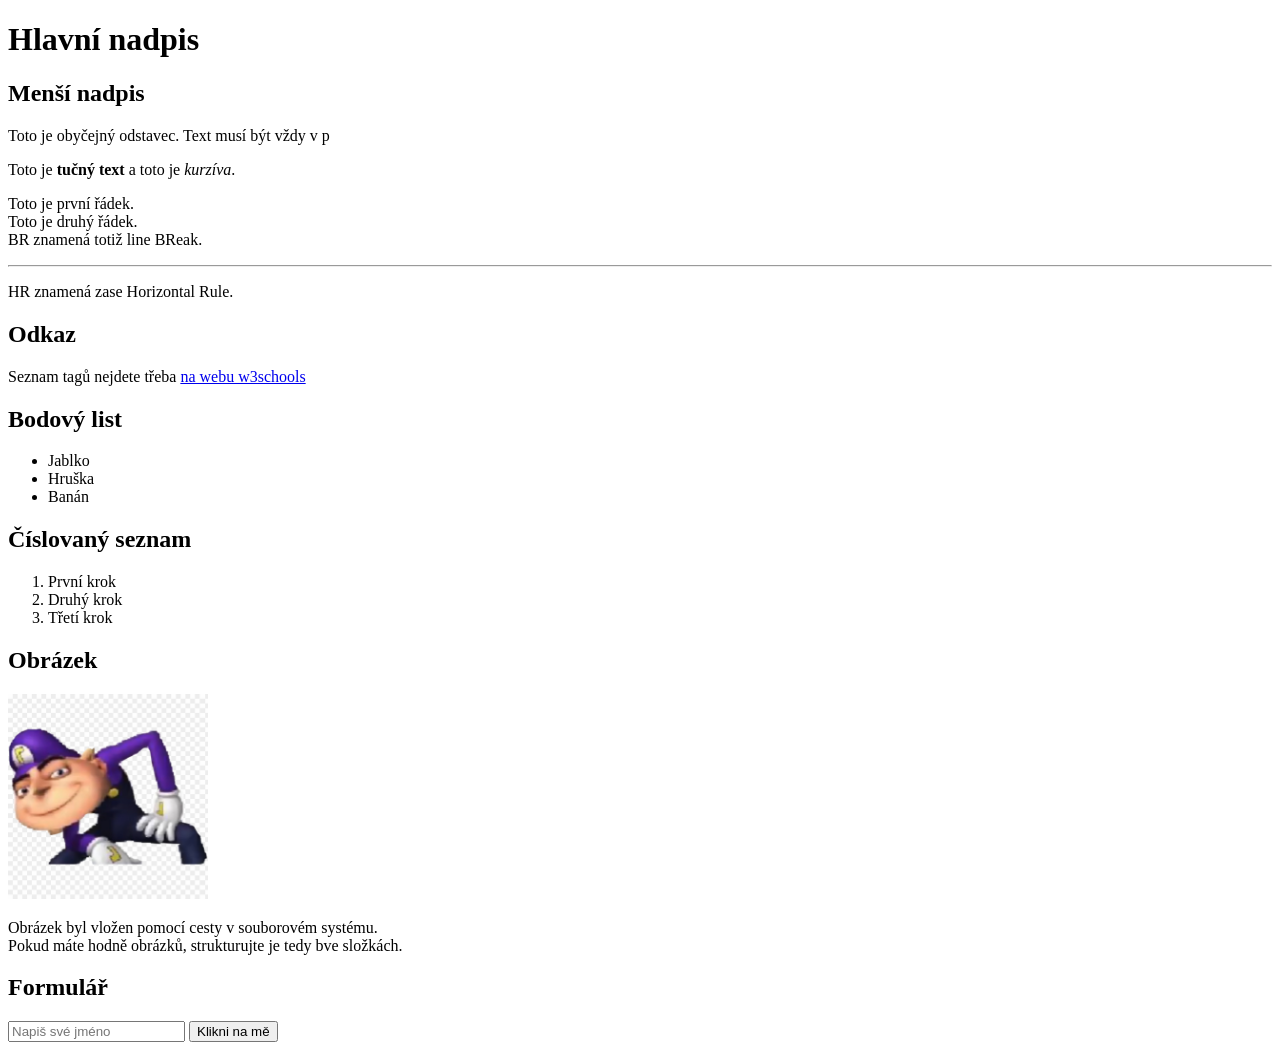
<file: 1. staticky_web/1.1. jednoduche_tagy/index.html>
<!DOCTYPE html>
<html>
<head>
    <title>Moje první stránka</title>
</head>

<body>

    <h1>Hlavní nadpis</h1>
    <h2>Menší nadpis</h2>

    <p>Toto je obyčejný odstavec. Text musí být vždy v p</p>
	
	
	<!-- komentář není na stránce vidět-->
	<!-- smrdíš -->
    <p>
        Toto je <b>tučný text</b>
        a toto je <i>kurzíva</i>.
    </p>

    <p>
        Toto je první řádek.<br>
        Toto je druhý řádek.<br>
		BR znamená totiž line BReak.
    </p>

    <hr>
	
	<p>HR znamená zase Horizontal Rule.</p>

    <h2>Odkaz</h2>

    <p> Seznam tagů nejdete třeba <a href="https://www.w3schools.com/TAGS/default.asp">na webu w3schools</a></p>

    <h2>Bodový list</h2>


    <ul>
        <li>Jablko</li>
        <li>Hruška</li>
        <li>Banán</li>
    </ul>

    <h2>Číslovaný seznam</h2>

    <ol>
        <li>První krok</li>
        <li>Druhý krok</li>
        <li>Třetí krok</li>
    </ol>

    
    <h2>Obrázek</h2>

    <img src="wagruigy.png" width="200px" alt="Ukázkový obrázek">
	<p>Obrázek byl vložen pomocí cesty v souborovém systému. <br> Pokud máte hodně obrázků, strukturujte je tedy bve složkách.</p>


    <h2>Formulář</h2>

    <input type="text" placeholder="Napiš své jméno">

    <button>Klikni na mě</button>

</body>
</html>
</file>
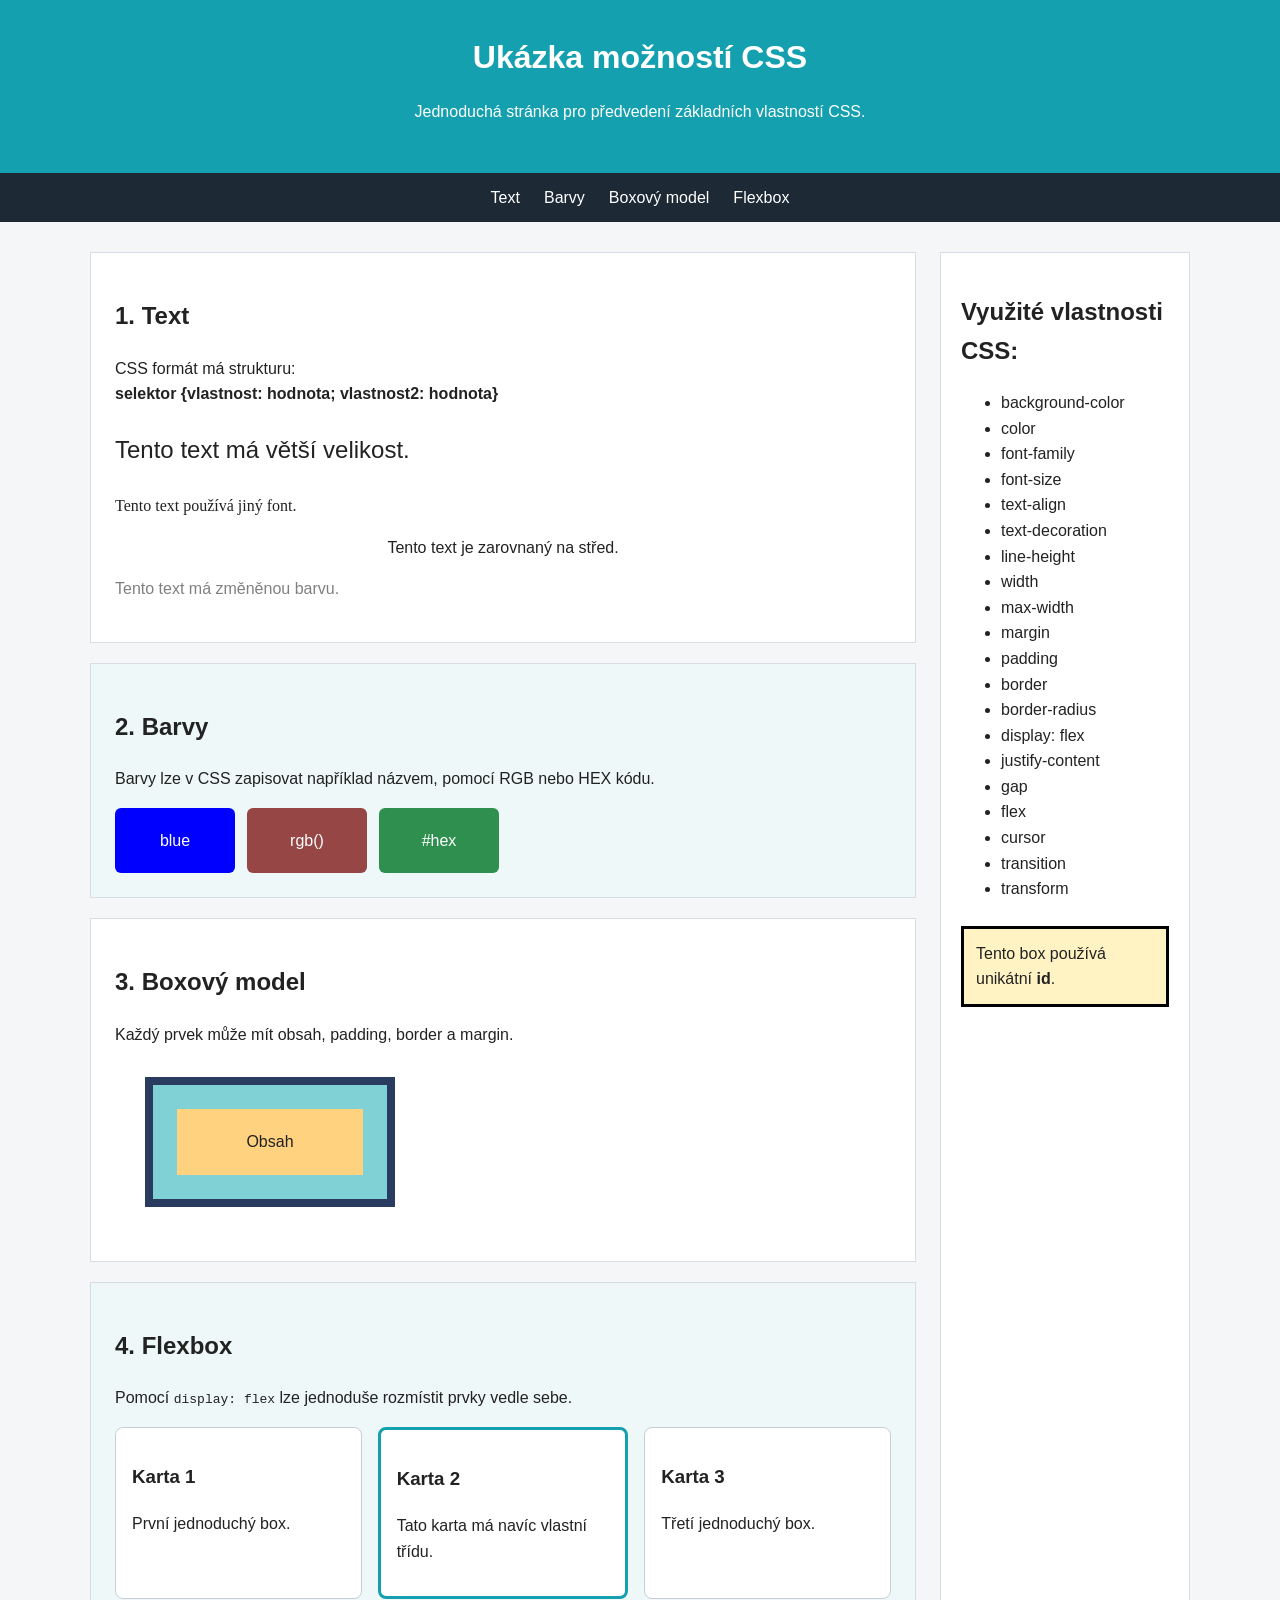
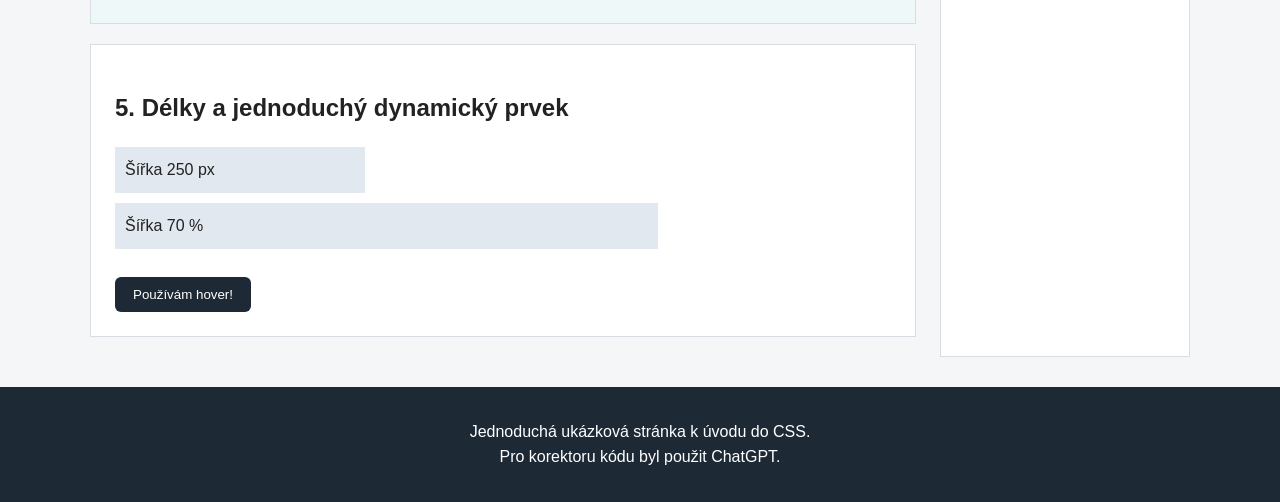
<file: 1. staticky_web/1.2 vyuziti_css/index.html>
<!doctype html>
<html lang="cs">
<head>
    <meta charset="utf-8">
    <meta name="viewport" content="width=device-width, initial-scale=1">
    <title>Ukázka CSS</title>
    <link rel="stylesheet" href="styles.css">
</head>
<body>

    <header class="site-header">
        <h1>Ukázka možností CSS</h1>
        <p>Jednoduchá stránka pro předvedení základních vlastností CSS.</p>
    </header>

    <nav class="navigation">
        <a href="#text">Text</a>
        <a href="#colors">Barvy</a>
        <a href="#box-model">Boxový model</a>
        <a href="#flexbox">Flexbox</a>
    </nav>

    <div class="page-layout">
        <main>
            <section id="text" class="section">
                <h2>1. Text</h2>
                <p>CSS formát má strukturu: <br><b> selektor   {vlastnost: hodnota; vlastnost2: hodnota}</b></p>
                <p class="large-text">Tento text má větší velikost.</p>
                <p class="different-font">Tento text používá jiný font.</p>
                <p class="centered-text">Tento text je zarovnaný na střed.</p>
                <p class="muted-text">Tento text má změněnou barvu.</p>
            </section>

            <section id="colors" class="section alternate">
                <h2>2. Barvy</h2>
                <p>Barvy lze v CSS zapisovat například názvem, pomocí RGB nebo HEX kódu.</p>

                <div class="color-row">
                    <div class="color-box color-name">blue</div>
                    <div class="color-box color-rgb">rgb()</div>
                    <div class="color-box color-hex">#hex</div>
                </div>
            </section>

            <section id="box-model" class="section">
                <h2>3. Boxový model</h2>
                <p>Každý prvek může mít obsah, padding, border a margin.</p>

                <div class="box-example">
                    <div class="box-content">Obsah</div>
                </div>
            </section>

            <section id="flexbox" class="section alternate">
                <h2>4. Flexbox</h2>
                <p>Pomocí <code>display: flex</code> lze jednoduše rozmístit prvky vedle sebe.</p>

                <div class="cards">
                    <article class="card">
                        <h3>Karta 1</h3>
                        <p>První jednoduchý box.</p>
                    </article>

                    <article class="card featured-card">
                        <h3>Karta 2</h3>
                        <p>Tato karta má navíc vlastní třídu.</p>
                    </article>

                    <article class="card">
                        <h3>Karta 3</h3>
                        <p>Třetí jednoduchý box.</p>
                    </article>
                </div>
            </section>

            <section class="section">
                <h2>5. Délky a jednoduchý dynamický prvek</h2>

                <div class="fixed-width">Šířka 250 px</div>
                <div class="relative-width">Šířka 70 %</div>

                <button class="demo-button">Používám hover!</button>
            </section>
        </main>

        <aside class="sidebar">
            <h2>Využité vlastnosti CSS:</h2>

            <ul>
                <li>background-color</li>
                <li>color</li>
                <li>font-family</li>
                <li>font-size</li>
                <li>text-align</li>
                <li>text-decoration</li>
                <li>line-height</li>
                <li>width</li>
                <li>max-width</li>
                <li>margin</li>
                <li>padding</li>
                <li>border</li>
                <li>border-radius</li>
                <li>display: flex</li>
                <li>justify-content</li>
                <li>gap</li>
                <li>flex</li>
                <li>cursor</li>
                <li>transition</li>
                <li>transform</li>
            </ul>

            <p id="unique-note">
                Tento box používá unikátní <strong>id</strong>.
            </p>
        </aside>
    </div>

    <footer class="site-footer">
        <p>Jednoduchá ukázková stránka k úvodu do CSS.<br> Pro korektoru kódu byl použit ChatGPT.</p>
    </footer>

</body>
</html>
</file>
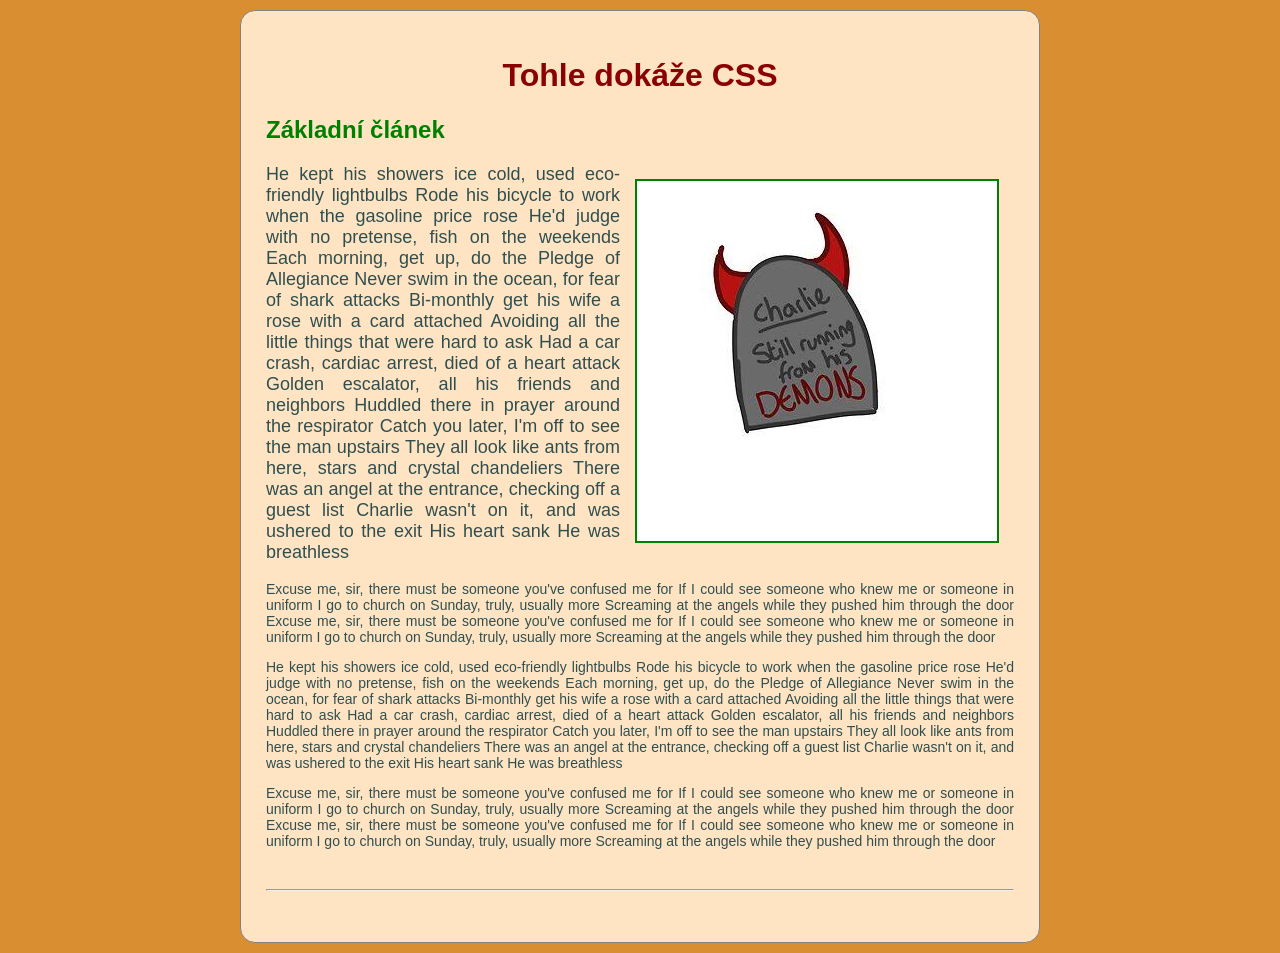
<file: 1. staticky_web/1.3 css_z_hodin/index.html>
<!DOCTYPE html>
<html lang="cs">
<head>
    <meta charset="UTF-8">
    <meta name="viewport" content="width=device-width, initial-scale=1.0">
    <title>Moje první CSS!</title>
    <link rel="stylesheet" href="styles.css">
</head>
<body>
    <div>
    <h1>Tohle dokáže CSS</h1>
    <h2>Základní článek</h2>
    <img src="charlie.jpg" alt="Charlie´s inferno">

    <p style="font-size:18px">He kept his showers ice cold, used eco-friendly lightbulbs
Rode his bicycle to work when the gasoline price rose
He'd judge with no pretense, fish on the weekends
Each morning, get up, do the Pledge of Allegiance
Never swim in the ocean, for fear of shark attacks
Bi-monthly get his wife a rose with a card attached
Avoiding all the little things that were hard to ask
Had a car crash, cardiac arrest, died of a heart attack
Golden escalator, all his friends and neighbors
Huddled there in prayer around the respirator
Catch you later, I'm off to see the man upstairs
They all look like ants from here, stars and crystal chandeliers
There was an angel at the entrance, checking off a guest list
Charlie wasn't on it, and was ushered to the exit
His heart sank
He was breathless</p>

    <p>Excuse me, sir, there must be someone you've confused me for
If I could see someone who knew me or someone in uniform
I go to church on Sunday, truly, usually more
Screaming at the angels while they pushed him through the door
Excuse me, sir, there must be someone you've confused me for
If I could see someone who knew me or someone in uniform
I go to church on Sunday, truly, usually more
Screaming at the angels while they pushed him through the door</p>


    <p>He kept his showers ice cold, used eco-friendly lightbulbs
Rode his bicycle to work when the gasoline price rose
He'd judge with no pretense, fish on the weekends
Each morning, get up, do the Pledge of Allegiance
Never swim in the ocean, for fear of shark attacks
Bi-monthly get his wife a rose with a card attached
Avoiding all the little things that were hard to ask
Had a car crash, cardiac arrest, died of a heart attack
Golden escalator, all his friends and neighbors
Huddled there in prayer around the respirator
Catch you later, I'm off to see the man upstairs
They all look like ants from here, stars and crystal chandeliers
There was an angel at the entrance, checking off a guest list
Charlie wasn't on it, and was ushered to the exit
His heart sank
He was breathless</p>

    <p>Excuse me, sir, there must be someone you've confused me for
If I could see someone who knew me or someone in uniform
I go to church on Sunday, truly, usually more
Screaming at the angels while they pushed him through the door
Excuse me, sir, there must be someone you've confused me for
If I could see someone who knew me or someone in uniform
I go to church on Sunday, truly, usually more
Screaming at the angels while they pushed him through the door</p>
<br>
<hr>
<br>
</div>
</body>
</html>
</file>
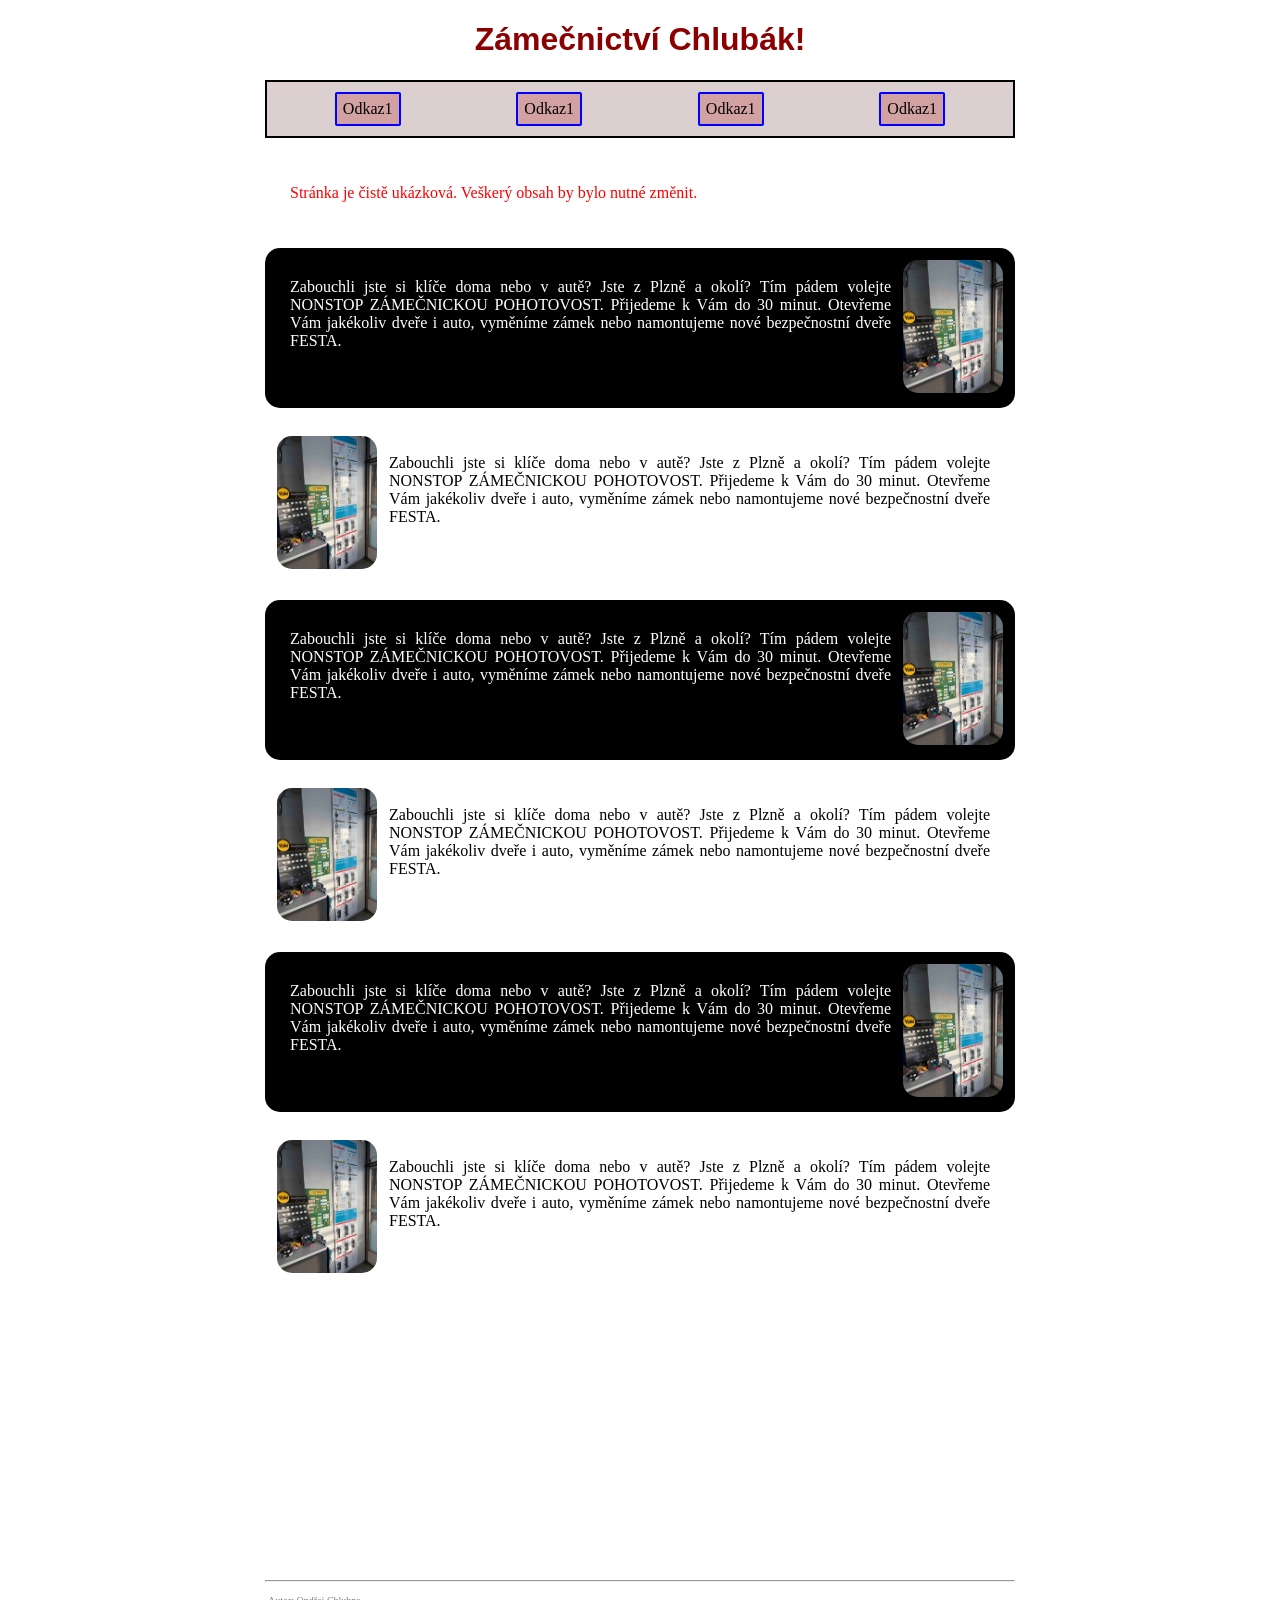
<file: 1. staticky_web/1.4 zamecnictvi_z_hodin/index.html>
<!DOCTYPE html>
<html lang="cs">
<head>
    <meta charset="UTF-8">
    <meta name="viewport" content="width=device-width, initial-scale=1.0">
    <title>Zámečnictví Chlubák!</title>
    <link rel="stylesheet" href="styles.css">
    <link rel="icon" href="favicon.png">
    <meta name="referrer" content="strict-origin-when-cross-origin">
</head>
<body>
    <h1 id="nazev">Zámečnictví Chlubák!</h1>
    <div id="nav">
        <a  href="index.html">Odkaz1</a>
        <a  href="index.html">Odkaz1</a>
        <a  href="index.html">Odkaz1</a>
        <a  href="index.html">Odkaz1</a>
    </div>
    <!-- Stránka je čistě ukázková. Veškerý obsah by bylo nutné změnit. --> 
    <p style="color:red;">Stránka je čistě ukázková. Veškerý obsah by bylo nutné změnit.</p>

    <div class="cerny">
        <img class="vpravo" src="zamek.webp" alt="fotka zamecnictvi">
        <p>Zabouchli jste si klíče doma nebo v autě? Jste z Plzně a okolí? Tím pádem volejte NONSTOP ZÁMEČNICKOU POHOTOVOST. Přijedeme k Vám do 30 minut. Otevřeme Vám jakékoliv dveře i auto, vyměníme zámek nebo namontujeme nové bezpečnostní dveře FESTA.</p>
    </div>

    <div class="bily">
        <img class="vlevo" src="zamek.webp" alt="fotka zamecnictvi">
        <p>Zabouchli jste si klíče doma nebo v autě? Jste z Plzně a okolí? Tím pádem volejte NONSTOP ZÁMEČNICKOU POHOTOVOST. Přijedeme k Vám do 30 minut. Otevřeme Vám jakékoliv dveře i auto, vyměníme zámek nebo namontujeme nové bezpečnostní dveře FESTA.</p>
    </div>  

    <div class="cerny">
        <img class="vpravo" src="zamek.webp" alt="fotka zamecnictvi">
        <p>Zabouchli jste si klíče doma nebo v autě? Jste z Plzně a okolí? Tím pádem volejte NONSTOP ZÁMEČNICKOU POHOTOVOST. Přijedeme k Vám do 30 minut. Otevřeme Vám jakékoliv dveře i auto, vyměníme zámek nebo namontujeme nové bezpečnostní dveře FESTA.</p>
    </div>

    <div class="bily">
        <img class="vlevo" src="zamek.webp" alt="fotka zamecnictvi">
        <p>Zabouchli jste si klíče doma nebo v autě? Jste z Plzně a okolí? Tím pádem volejte NONSTOP ZÁMEČNICKOU POHOTOVOST. Přijedeme k Vám do 30 minut. Otevřeme Vám jakékoliv dveře i auto, vyměníme zámek nebo namontujeme nové bezpečnostní dveře FESTA.</p>
    </div>  

    <div class="cerny">
        <img class="vpravo" src="zamek.webp" alt="fotka zamecnictvi">
        <p>Zabouchli jste si klíče doma nebo v autě? Jste z Plzně a okolí? Tím pádem volejte NONSTOP ZÁMEČNICKOU POHOTOVOST. Přijedeme k Vám do 30 minut. Otevřeme Vám jakékoliv dveře i auto, vyměníme zámek nebo namontujeme nové bezpečnostní dveře FESTA.</p>
    </div>

    <div class="bily">
        <img class="vlevo" src="zamek.webp" alt="fotka zamecnictvi">
        <p>Zabouchli jste si klíče doma nebo v autě? Jste z Plzně a okolí? Tím pádem volejte NONSTOP ZÁMEČNICKOU POHOTOVOST. Přijedeme k Vám do 30 minut. Otevřeme Vám jakékoliv dveře i auto, vyměníme zámek nebo namontujeme nové bezpečnostní dveře FESTA.</p>
    </div>  

    <div style="text-align: center;">
        <iframe style="border:none" src="https://mapy.com/s/pefanujota" width="400" height="280" frameborder="0"></iframe>
    </div>

    <hr>
    <p id="footer-text">Autor: Ondřej Chlubna</p>
</body>
</html>
</file>
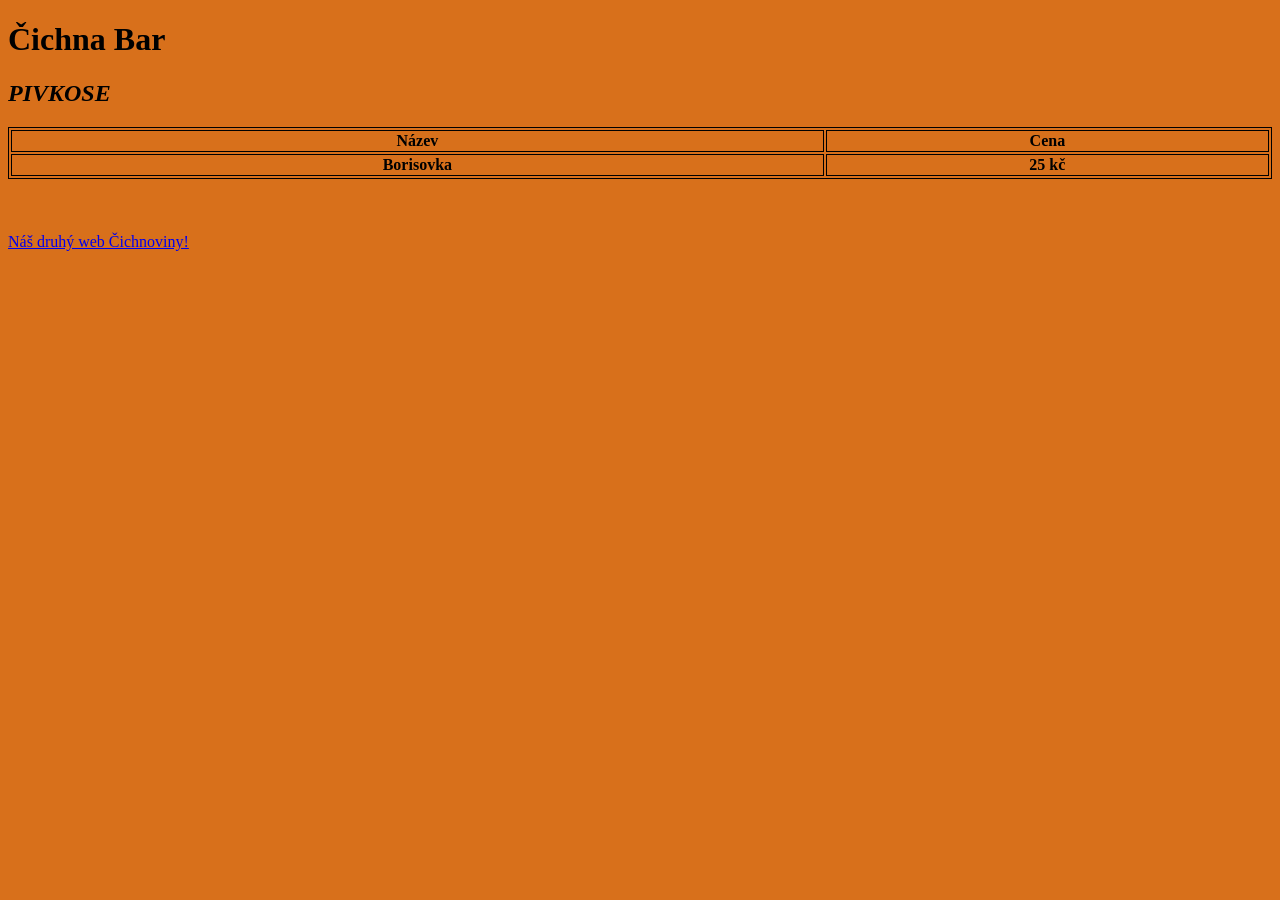
<file: 1. staticky_web/moje_projekty/index.html>
<!DOCTYPE html>
<html lang="cz">
<head>
<style>
body {background-color: rgb(216, 112, 27);}
table, th, td {
  border:1px solid black;
}
</style>
  <title>Můj první web!</title>
</head>
  <body>
    <h1><strong>Čichna Bar</strong></h1>
    <div>
      <h2><em>PIVKOSE</em></h2>
      <table style="width:100%">
        <tr>
          <th>Název</th>
          <th>Cena</th>
        </tr>
        <tr>
            <th>Borisovka</th>
            <th>25 kč</th>
        </tr>
      </table>
      <br><br><br>
      <a href="cichna.html">Náš druhý web Čichnoviny!</a>
    </div>
  </body>

</html>
</file>
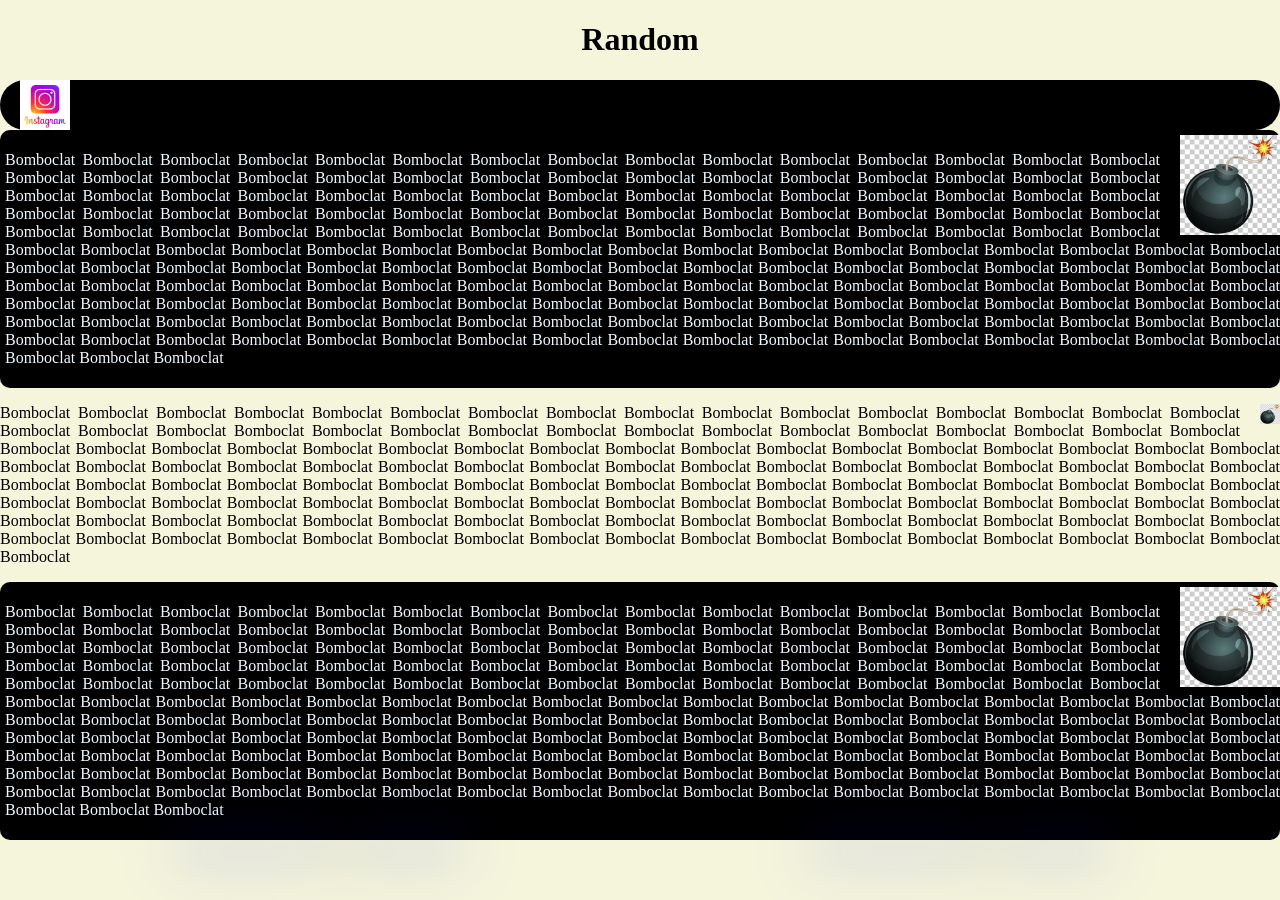
<file: 1. staticky_web/moje_projekty/learning/index.html>
<!DOCTYPE html>
<html lang="cs">
<head>
    <meta charset="UTF-8">
    <meta name="viewport" content="width=device-width, initial-scale=1.0">
    <meta http-equiv="Cache-Control" content="no-store, no-cache, must-revalidate">   
    <title>Random</title>
    <link rel="stylesheet" href="styles.css">
</head>
<body>
    <h1>Random</h1>

    <div id="nav">
        <a href="https://Instagram.com">
            <img src="img/instagram.webp" alt="Instagram" width="50" height="50">
        </a>   
    </div>
    <div class="cerna">
        <img class="vpravo" src="img/bomb.webp" alt="bomb" width="100px" height="100px" >
        <p>Bomboclat Bomboclat Bomboclat Bomboclat Bomboclat Bomboclat Bomboclat Bomboclat Bomboclat Bomboclat Bomboclat Bomboclat Bomboclat Bomboclat Bomboclat Bomboclat Bomboclat Bomboclat Bomboclat Bomboclat Bomboclat Bomboclat Bomboclat Bomboclat Bomboclat Bomboclat Bomboclat Bomboclat Bomboclat Bomboclat Bomboclat Bomboclat Bomboclat Bomboclat Bomboclat Bomboclat Bomboclat Bomboclat Bomboclat Bomboclat Bomboclat Bomboclat Bomboclat Bomboclat Bomboclat Bomboclat Bomboclat Bomboclat Bomboclat Bomboclat Bomboclat Bomboclat Bomboclat Bomboclat Bomboclat Bomboclat Bomboclat Bomboclat Bomboclat Bomboclat Bomboclat Bomboclat Bomboclat Bomboclat Bomboclat Bomboclat Bomboclat Bomboclat Bomboclat Bomboclat Bomboclat Bomboclat Bomboclat Bomboclat Bomboclat Bomboclat Bomboclat Bomboclat Bomboclat Bomboclat Bomboclat Bomboclat Bomboclat Bomboclat Bomboclat Bomboclat Bomboclat Bomboclat Bomboclat Bomboclat Bomboclat Bomboclat Bomboclat Bomboclat Bomboclat Bomboclat Bomboclat Bomboclat Bomboclat Bomboclat Bomboclat Bomboclat Bomboclat Bomboclat Bomboclat Bomboclat Bomboclat Bomboclat Bomboclat Bomboclat Bomboclat Bomboclat Bomboclat Bomboclat Bomboclat Bomboclat Bomboclat Bomboclat Bomboclat Bomboclat Bomboclat Bomboclat Bomboclat Bomboclat Bomboclat Bomboclat Bomboclat Bomboclat Bomboclat Bomboclat Bomboclat Bomboclat Bomboclat Bomboclat Bomboclat Bomboclat Bomboclat Bomboclat Bomboclat Bomboclat Bomboclat Bomboclat Bomboclat Bomboclat Bomboclat Bomboclat Bomboclat Bomboclat Bomboclat Bomboclat Bomboclat Bomboclat Bomboclat Bomboclat Bomboclat Bomboclat Bomboclat Bomboclat Bomboclat Bomboclat Bomboclat Bomboclat Bomboclat Bomboclat Bomboclat Bomboclat Bomboclat Bomboclat Bomboclat Bomboclat Bomboclat Bomboclat Bomboclat Bomboclat Bomboclat Bomboclat Bomboclat Bomboclat Bomboclat Bomboclat</p>
    </div>
    <div>
        <img class="vpravo" src="img/bomb.webp" alt="bomb" width="20px" height="20px" >
        <p>Bomboclat Bomboclat Bomboclat Bomboclat Bomboclat Bomboclat Bomboclat Bomboclat Bomboclat Bomboclat Bomboclat Bomboclat Bomboclat Bomboclat Bomboclat Bomboclat Bomboclat Bomboclat Bomboclat Bomboclat Bomboclat Bomboclat Bomboclat Bomboclat Bomboclat Bomboclat Bomboclat Bomboclat Bomboclat Bomboclat Bomboclat Bomboclat Bomboclat Bomboclat Bomboclat Bomboclat Bomboclat Bomboclat Bomboclat Bomboclat Bomboclat Bomboclat Bomboclat Bomboclat Bomboclat Bomboclat Bomboclat Bomboclat Bomboclat Bomboclat Bomboclat Bomboclat Bomboclat Bomboclat Bomboclat Bomboclat Bomboclat Bomboclat Bomboclat Bomboclat Bomboclat Bomboclat Bomboclat Bomboclat Bomboclat Bomboclat Bomboclat Bomboclat Bomboclat Bomboclat Bomboclat Bomboclat Bomboclat Bomboclat Bomboclat Bomboclat Bomboclat Bomboclat Bomboclat Bomboclat Bomboclat Bomboclat Bomboclat Bomboclat Bomboclat Bomboclat Bomboclat Bomboclat Bomboclat Bomboclat Bomboclat Bomboclat Bomboclat Bomboclat Bomboclat Bomboclat Bomboclat Bomboclat Bomboclat Bomboclat Bomboclat Bomboclat Bomboclat Bomboclat Bomboclat Bomboclat Bomboclat Bomboclat Bomboclat Bomboclat Bomboclat Bomboclat Bomboclat Bomboclat Bomboclat Bomboclat Bomboclat Bomboclat Bomboclat Bomboclat Bomboclat Bomboclat Bomboclat Bomboclat Bomboclat Bomboclat Bomboclat Bomboclat Bomboclat Bomboclat Bomboclat Bomboclat Bomboclat Bomboclat Bomboclat</p>
    </div>
    <div class="cerna">
        <img class="vpravo" src="img/bomb.webp" alt="bomb" width="100px" height="100px" >
        <p>Bomboclat Bomboclat Bomboclat Bomboclat Bomboclat Bomboclat Bomboclat Bomboclat Bomboclat Bomboclat Bomboclat Bomboclat Bomboclat Bomboclat Bomboclat Bomboclat Bomboclat Bomboclat Bomboclat Bomboclat Bomboclat Bomboclat Bomboclat Bomboclat Bomboclat Bomboclat Bomboclat Bomboclat Bomboclat Bomboclat Bomboclat Bomboclat Bomboclat Bomboclat Bomboclat Bomboclat Bomboclat Bomboclat Bomboclat Bomboclat Bomboclat Bomboclat Bomboclat Bomboclat Bomboclat Bomboclat Bomboclat Bomboclat Bomboclat Bomboclat Bomboclat Bomboclat Bomboclat Bomboclat Bomboclat Bomboclat Bomboclat Bomboclat Bomboclat Bomboclat Bomboclat Bomboclat Bomboclat Bomboclat Bomboclat Bomboclat Bomboclat Bomboclat Bomboclat Bomboclat Bomboclat Bomboclat Bomboclat Bomboclat Bomboclat Bomboclat Bomboclat Bomboclat Bomboclat Bomboclat Bomboclat Bomboclat Bomboclat Bomboclat Bomboclat Bomboclat Bomboclat Bomboclat Bomboclat Bomboclat Bomboclat Bomboclat Bomboclat Bomboclat Bomboclat Bomboclat Bomboclat Bomboclat Bomboclat Bomboclat Bomboclat Bomboclat Bomboclat Bomboclat Bomboclat Bomboclat Bomboclat Bomboclat Bomboclat Bomboclat Bomboclat Bomboclat Bomboclat Bomboclat Bomboclat Bomboclat Bomboclat Bomboclat Bomboclat Bomboclat Bomboclat Bomboclat Bomboclat Bomboclat Bomboclat Bomboclat Bomboclat Bomboclat Bomboclat Bomboclat Bomboclat Bomboclat Bomboclat Bomboclat Bomboclat Bomboclat Bomboclat Bomboclat Bomboclat Bomboclat Bomboclat Bomboclat Bomboclat Bomboclat Bomboclat Bomboclat Bomboclat Bomboclat Bomboclat Bomboclat Bomboclat Bomboclat Bomboclat Bomboclat Bomboclat Bomboclat Bomboclat Bomboclat Bomboclat Bomboclat Bomboclat Bomboclat Bomboclat Bomboclat Bomboclat Bomboclat Bomboclat Bomboclat Bomboclat Bomboclat Bomboclat Bomboclat Bomboclat Bomboclat Bomboclat Bomboclat Bomboclat Bomboclat Bomboclat Bomboclat</p>
    </div>
<div id="gifs">
    <div class="tenor-gif-embed" data-postid="6443629377787441629" data-share-method="host" data-aspect-ratio="0.524096" data-width="25%"><a href="https://tenor.com/view/good-boy-bad-boy-mommy-mmmm-bugburger2-gif-6443629377787441629">Good Boy Bad Boy GIF</a>from <a href="https://tenor.com/search/good+boy-gifs">Good Boy GIFs</a></div> <script type="text/javascript" async src="https://tenor.com/embed.js"></script>
    <div class="tenor-gif-embed" data-postid="16271990374721637560" data-share-method="host" data-aspect-ratio="1.05508" data-width="25%"><a href="https://tenor.com/view/frieren-good-boy-dog-gif-16271990374721637560">Frieren Good Boy Sticker</a>from <a href="https://tenor.com/search/frieren-stickers">Frieren Stickers</a></div> <script type="text/javascript" async src="https://tenor.com/embed.js"></script>       
</div>
</body>
</file>
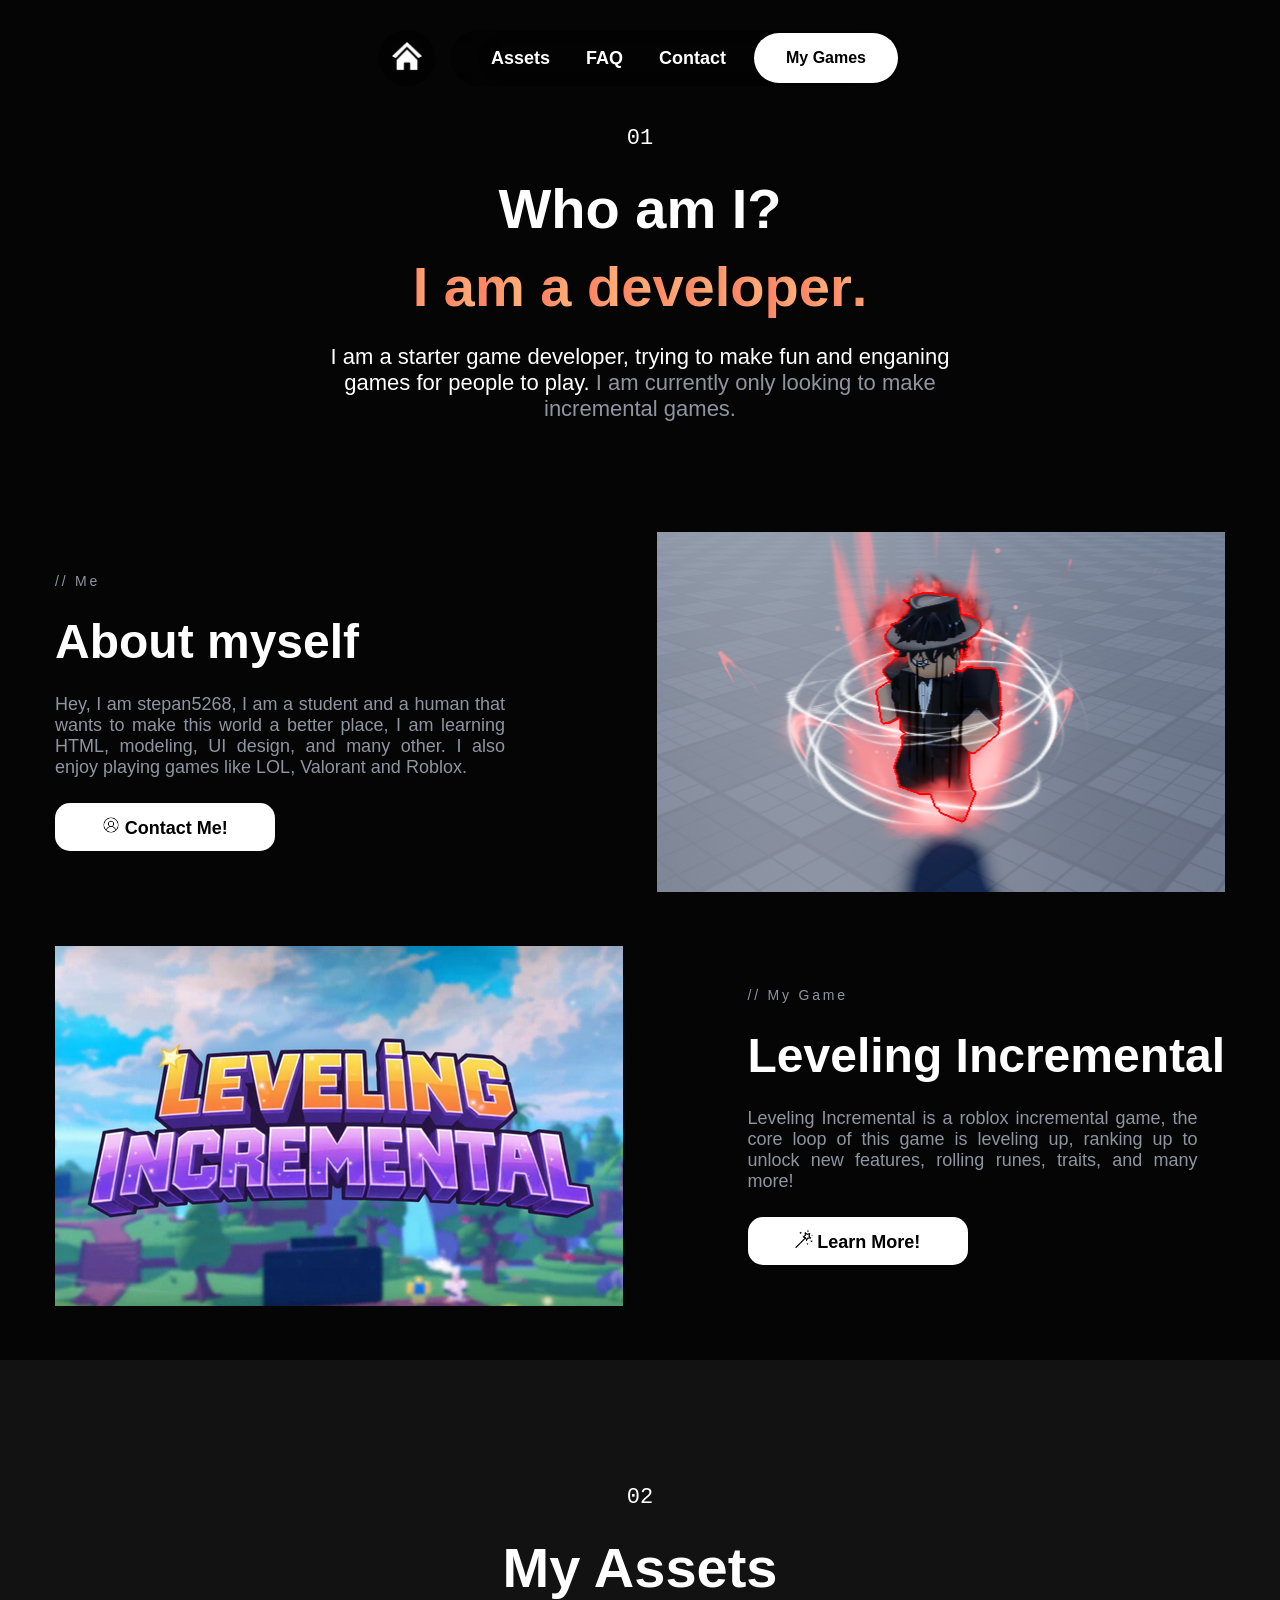
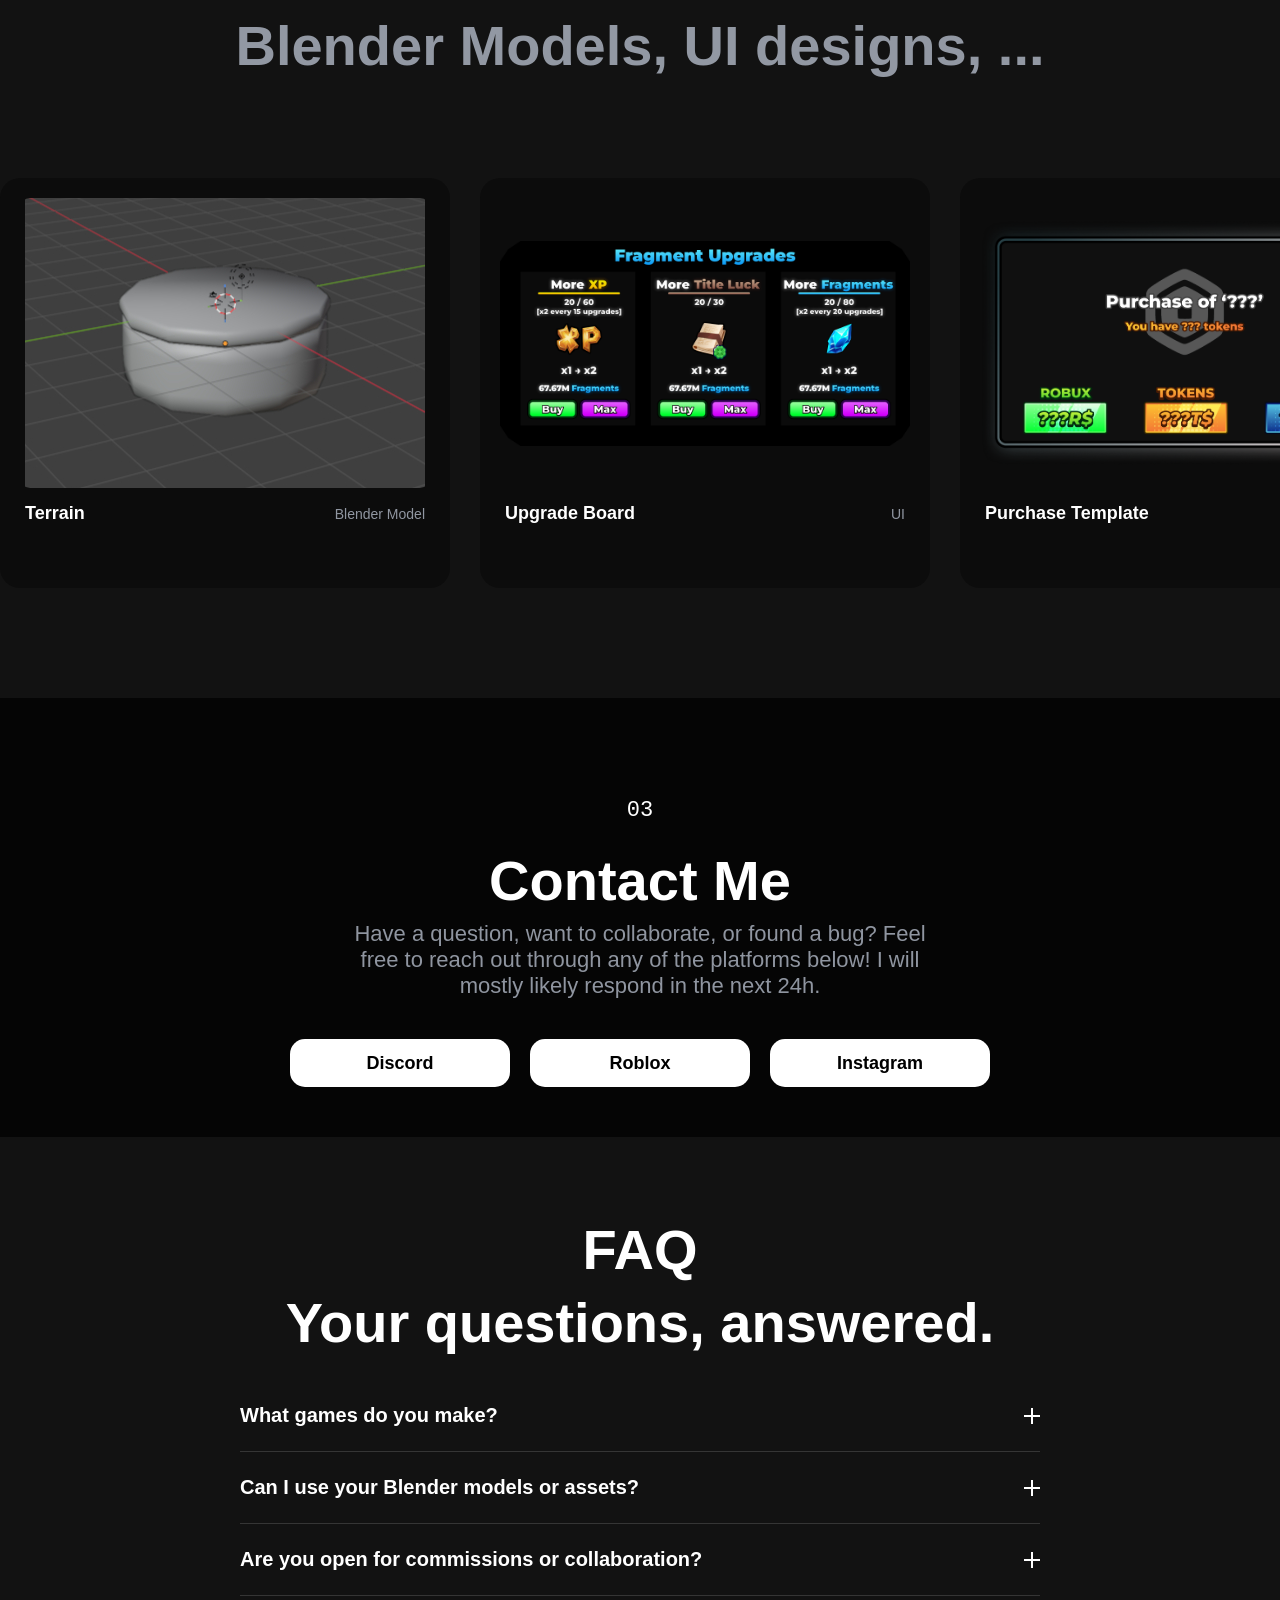
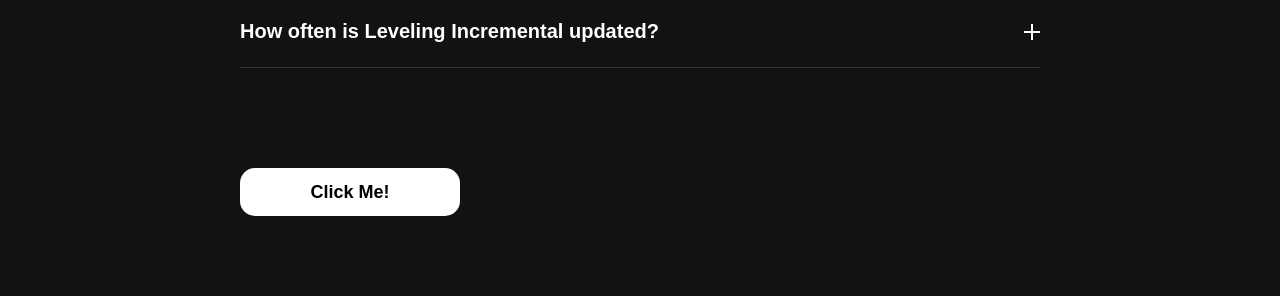
<file: 1. staticky_web/moje_projekty/portfolio/index.html>
<!DOCTYPE html>
<html lang="en">
<head>
    <meta charset="UTF-8">
    <meta name="viewport" content="width=device-width, initial-scale=1.0">
      <title>Portfolio - Štěpán Bouda</title>
    <link rel="preconnect" href="https://fonts.googleapis.com">
    <link rel="preconnect" href="https://fonts.gstatic.com" crossorigin>
    <link href="https://fonts.googleapis.com/css2?family=Inter:wght@400;600;700&display=swap" rel="stylesheet">
    <link rel="stylesheet" href="styles.css">
    <link rel="icon" type="image/png" href="img/android-chrome-512x512.png">
</head>
<body>
  <div id="home">
  </div>
  <header class="navbar">
        <nav class="nav-left">
          <a href="#home" class="nav-circle-button"><img src="img/home-icon.webp" alt="home icon" width="30px" height="30px"></a>
        </nav>
        <nav class="nav-right">
          <ul class="nav-links">
            <li><a href="assets.html">Assets</a></li>
            <li><a href="#faq">FAQ</a></li>
            <li><a href="#contact">Contact</a></li>
          </ul>
          <a href="LI.html" class="nav-button">My Games</a>
        </nav>
  </header>
  <div id="about-me">
    <div class="content">
      <div class="introduction">
        <div>
          <div class="chapter-1-content1">
            <p class="chapter-1">01</p>
            <h2 class="title-white-big">Who am I?</h2>
            <h2 class="title-gray-big"><span>I</span> <span>a</span><span>m</span> <span>a</span> <span>d</span><span>e</span><span>v</span><span>e</span><span>l</span><span>o</span><span>p</span><span>e</span><span>r</span><span>.</span></h2>
          </div>
          <div class="chapter-1-content2">
            <p class="white-big">I am a starter game developer, trying to make fun and enganing games for people to play.
            <span class="gray-big">I am currently only looking to make incremental games.</span>
            </p>
          </div>
          <div class="chapter-1-content3">
            <div class="left m41">
              <p class="gray-small bpadding-25">// Me</p>
              <h2 class="title-white bpadding-25">About myself</h2>
              <p class="gray w450 bpadding-25">Hey, I am stepan5268, I am a student and a human that wants to make this world a better place, I am learning HTML, modeling, UI design, and many other. I also enjoy playing games like LOL, Valorant and Roblox.</p>
              <a href="#contact" class="button">
                <span class="container">
                  <img src="img/profile-icon.jpg" alt="profile icon" width="18" height="18">
                  <span class="black">Contact Me!</span>
                </span>
              </a>
            </div>
            <div class="right">
              <img src="img/roblox-character.png" alt="Roblox Player">
            </div>
          </div>
          <div class="chapter-1-content4">
            <div class="left">
              <img src="img/LIicon.jpg" alt="Roblox Player">
            </div>
            <div class="right m41">
              <p class="gray-small bpadding-25">// My Game</p>
              <h2 class="title-white bpadding-25">Leveling Incremental</h2>
              <p class="gray w450 bpadding-25">Leveling Incremental is a roblox incremental game, the core loop of this game is leveling up, ranking up to unlock new features, rolling runes, traits, and many more!</p>
              <a href="LI.html" class="button">
                <span class="container">
                  <img src="img/wand.png" alt="profile icon" width="18" height="18">
                  <span class="black">Learn More!</span>
                </span>
              </a>
            </div>
          </div>
        </div>
      </div>
    </div>
  </div>
  <div id="assets">
    <div class="content">
      <div>
        <div class="chapter-2-content1 tpadding-75">
          <p class="chapter-2">02</p>
          <h2 class="title-white-big">My Assets</h2>
          <h2 class="title-gray-big">Blender Models, UI designs, ...</h2>
        </div>
      </div>
    </div>    
    <div class="chapter-2-content2 tpadding-75">
      <div class="line-content">
        <div class="line-track">
          
          <!-- Line One -->

          <div class="box-450-410">
            <div class="img-box">
              <img src="img/blender-terrain.png" alt="Model - Terrain in Blender" width="400" height="290">
            </div>
            <div class="card-info">
              <span class="card-name">Terrain</span>
              <span class="card-type">Blender Model</span>
            </div>
          </div>
            
          <div class="box-450-410">
            <div class="img-box">
              <img src="img/UpgradeBoard.png" alt="UI - Upgrade Board" width="400" height="290">
            </div>
            <div class="card-info">
              <span class="card-name">Upgrade Board</span>
              <span class="card-type">UI</span>
            </div>
          </div>

          <div class="box-450-410">
            <div class="img-box">
              <img src="img/PurchaseTemplate.png" alt="UI - Purchase Template" width="400" height="290">
            </div>
            <div class="card-info">
              <span class="card-name">Purchase Template</span>
              <span class="card-type">UI</span>
            </div>
          </div>

          <div class="box-450-410">
            <div class="img-box">
              <img src="img/INCLAB-logo.png" alt="UI - INCLAB Logo" width="400" height="290">
            </div>
            <div class="card-info">
              <span class="card-name">Group Logo</span>
              <span class="card-type">UI</span>
            </div>
          </div>

          <div class="box-450-410">
            <div class="img-box">
              <img src="img/TerrainRoblox.png" alt="Model - Textured Terrain in Roblox" width="400" height="290">
            </div>
            <div class="card-info">
              <span class="card-name">Textured Terrain</span>
              <span class="card-type">Roblox Model</span>
            </div>
          </div>

          <!-- Line Two -->

          <div class="box-450-410">
            <div class="img-box">
              <img src="img/blender-terrain.png" alt="Model - Terrain in Blender" width="400" height="290">
            </div>
            <div class="card-info">
              <span class="card-name">Terrain</span>
              <span class="card-type">Blender Model</span>
            </div>
          </div>
            
          <div class="box-450-410">
            <div class="img-box">
              <img src="img/UpgradeBoard.png" alt="UI - Upgrade Board" width="400" height="290">
            </div>
            <div class="card-info">
              <span class="card-name">Upgrade Board</span>
              <span class="card-type">UI</span>
            </div>
          </div>

          <div class="box-450-410">
            <div class="img-box">
              <img src="img/PurchaseTemplate.png" alt="UI - Purchase Template" width="400" height="290">
            </div>
            <div class="card-info">
              <span class="card-name">Purchase Template</span>
              <span class="card-type">UI</span>
            </div>
          </div>

          <div class="box-450-410">
            <div class="img-box">
              <img src="img/INCLAB-logo.png" alt="UI - INCLAB Logo" width="400" height="290">
            </div>
            <div class="card-info">
              <span class="card-name">Group Logo</span>
              <span class="card-type">UI</span>
            </div>
          </div>

          <div class="box-450-410">
            <div class="img-box">
              <img src="img/TerrainRoblox.png" alt="Model - Textured Terrain in Roblox" width="400" height="290">
            </div>
            <div class="card-info">
              <span class="card-name">Textured Terrain</span>
              <span class="card-type">Roblox Model</span>
            </div>
          </div>

        </div>
      </div>
    </div class="content">   
      <div id="contact">
        <div class="chapter-3-content1 tpadding-100" style="text-align: center;">
          <p class="chapter-1" style="padding-top: 0;">03</p>
          <h2 class="title-white-big" style="height: auto; margin-bottom: 8px;">Contact Me</h2>
          <p class="gray-big" style="max-width: 600px; margin: 0 auto 40px auto;">
            Have a question, want to collaborate, or found a bug? Feel free to reach out through any of the platforms below! I will mostly likely respond in the next 24h.
          </p>
    
          <div style="display: flex; justify-content: center; gap: 20px; flex-wrap: wrap;">
            <a href="https://www.discord.com/users/639582903990485002" target="_blank" class="button">
              <span class="black">Discord</span>
            </a>

            <a href="https://www.roblox.com/users/1297331361/profile" target="_blank" class="button">
              <span class="black">Roblox</span>
            </a>

            <a href="https://www.instagram.com/stepan5268_/" class="button">
              <span class="black">Instagram</span>
            </a>
          </div>
        </div>
      </div>
      <div id="faq">
        <div class="content">
          <div class="faq-container">
            <h2 class="title-white-big" style="text-align: left; height: auto; margin-bottom: 8px; text-align: center;">FAQ</h2>
            <h2 class="title-white-big bpadding-25" style="text-align: center; height: auto;">Your questions, answered.</h2>
      
            <div class="faq-list">

              <details class="faq-item">
                <summary class="faq-question">
                  <span>What games do you make?</span>
                  <span class="faq-icon"></span>
                </summary>
                <div class="faq-answer">
                  <p>I focus primarily on incremental and idle games. My main project right now is Leveling Incremental on Roblox!</p>
                </div>
              </details>

              <details class="faq-item">
                <summary class="faq-question">
                  <span>Can I use your Blender models or assets?</span>
                  <span class="faq-icon"></span>
                </summary>
                <div class="faq-answer">
                  <p>Check out the Assets page! Some assets are free to use, while others are available for download or showcase only.</p>
                </div>
              </details>

              <details class="faq-item">
                <summary class="faq-question">
                  <span>Are you open for commissions or collaboration?</span>
                  <span class="faq-icon"></span>
                </summary>
                <div class="faq-answer">
                  <p>Yes! Feel free to reach out to me via the contact section if you're interested in collaborating on UI, modeling, or game scripting.</p>
                </div>
              </details>

              <details class="faq-item">
                <summary class="faq-question">
                  <span>How often is Leveling Incremental updated?</span>
                  <span class="faq-icon"></span>
                </summary>
                <div class="faq-answer">
                  <p>Since I am a solo developer, updates are released regularly as soon as features are tested and polished!</p>
                </div>
              </details>
              <div class="tpadding-100">
                <a href="game.html" target="_blank" class="button">
                  <span class="black">Click Me!</span>
                </a>  
              </div>
            </div>
          </div>
        </div>
      </div>
    </div>
  </div>
</body>
</html>
</file>
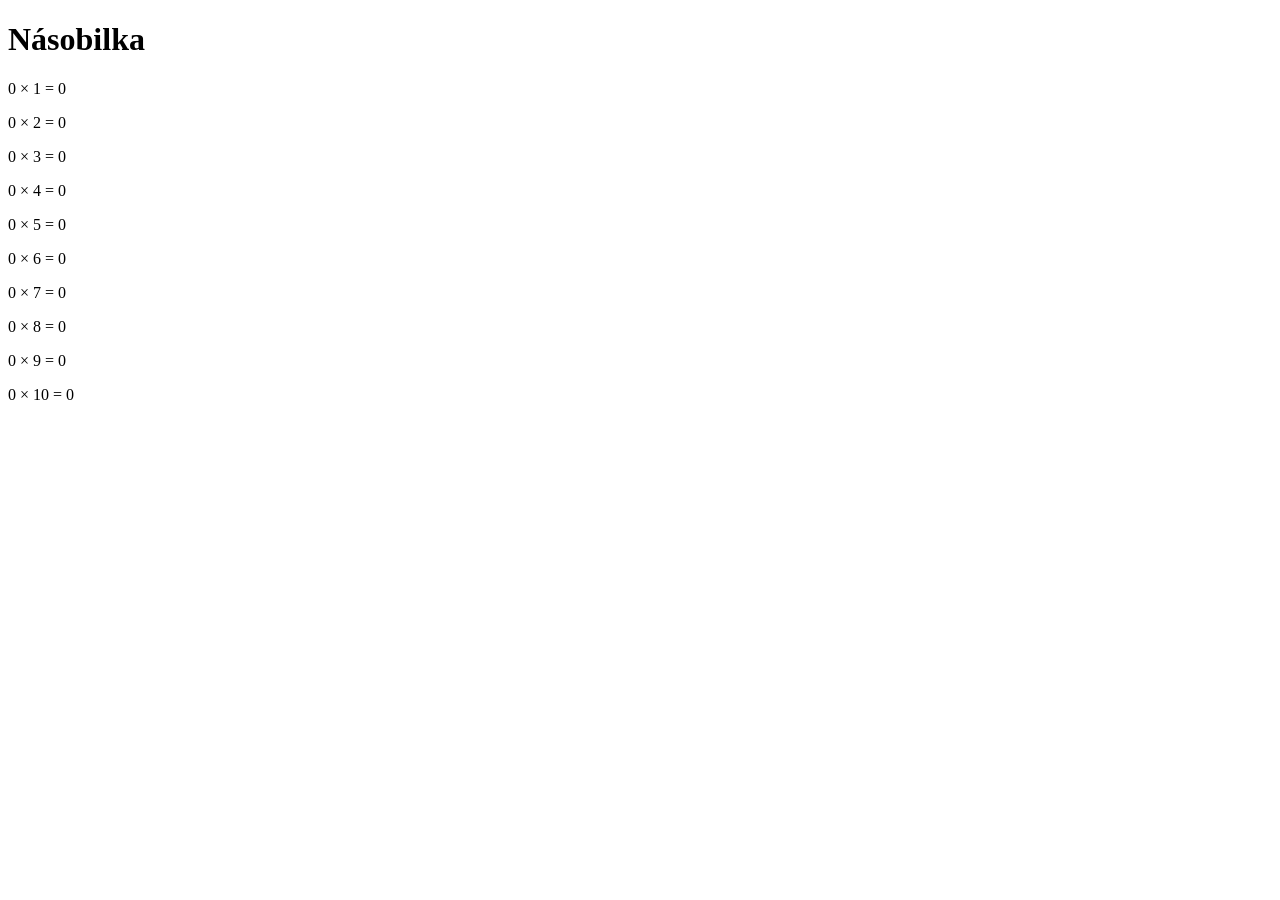
<file: 2. javascript/ukazka_cykly.html>
<!DOCTYPE html>
<html lang="cs">
<head>
    <meta charset="UTF-8">
    <meta name="viewport" content="width=device-width, initial-scale=1.0">
    <title>Ukázka: Cykly</title>
</head>
<body>
    <h1>Násobilka</h1>
    <div id="vysledek"></div>

    <script>
        let cislo = Number(prompt("Zadej číslo pro násobilku:"));
        let vystup = "";

        // Cyklus postupně vytváří 10 řádků násobilky.
        for (let i = 1; i <= 10; i++) {
            vystup = cislo + " × " + i + " = " + (cislo * i) + "\n";
            document.getElementById("vysledek").innerHTML += "<p>" + vystup + "</p>";
        }
    </script>
</body>
</html>
</file>
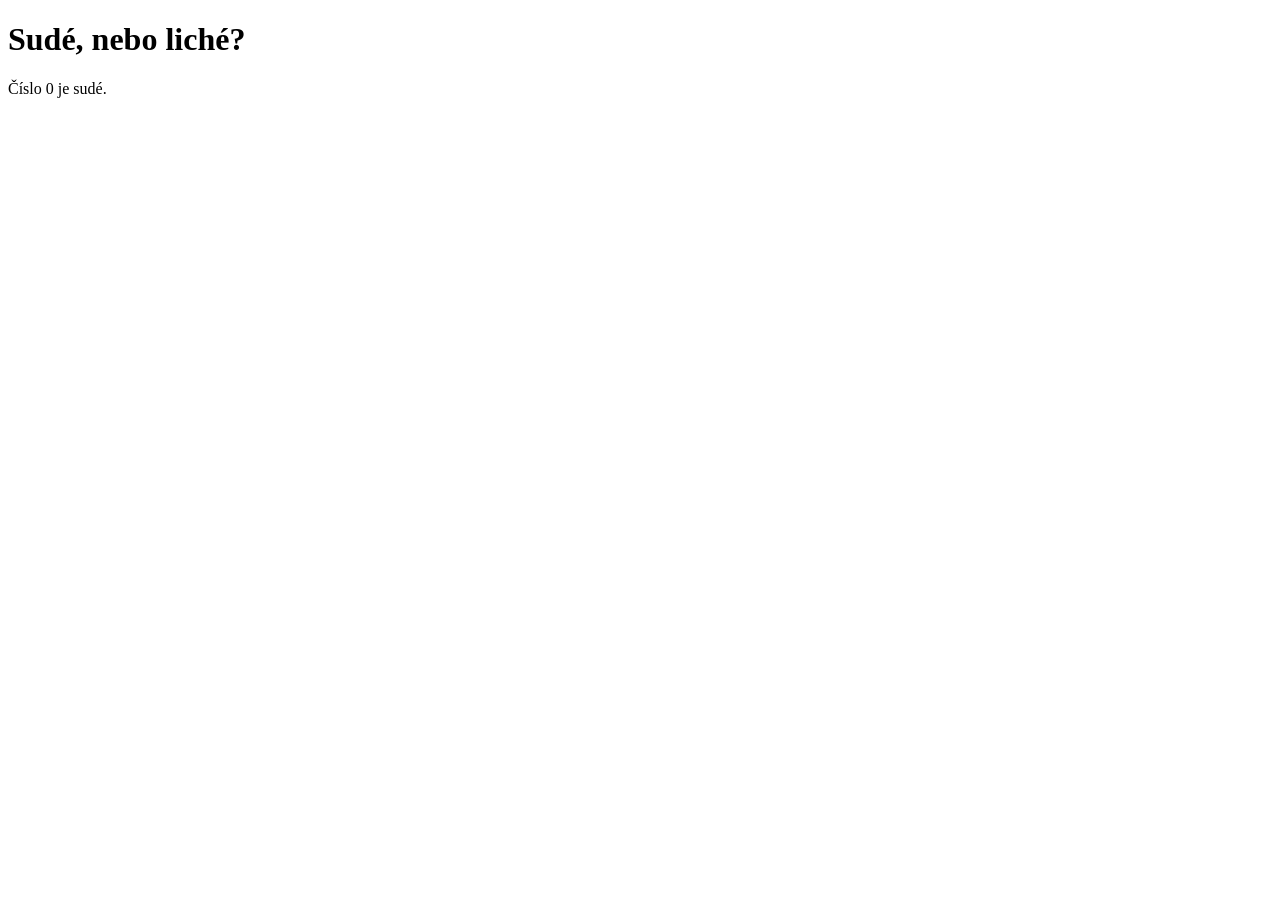
<file: 2. javascript/ukazka_podminky.html>
<!DOCTYPE html>
<html lang="cs">
<head>
    <meta charset="UTF-8">
    <meta name="viewport" content="width=device-width, initial-scale=1.0">
    <title>Ukázka: Podmínky</title>
</head>
<body>
    <h1>Sudé, nebo liché?</h1>
    <p id="vysledek"></p>

    <script>
        let cislo = Number(prompt("Zadej celé číslo:"));
        let zprava;

        // Operátor % vrací zbytek po dělení.
        if (cislo % 2 === 0) {
            zprava = "Číslo " + cislo + " je sudé.";
        } else {
            zprava = "Číslo " + cislo + " je liché.";
        }

        document.getElementById("vysledek").innerHTML = zprava;
    </script>
</body>
</html>
</file>
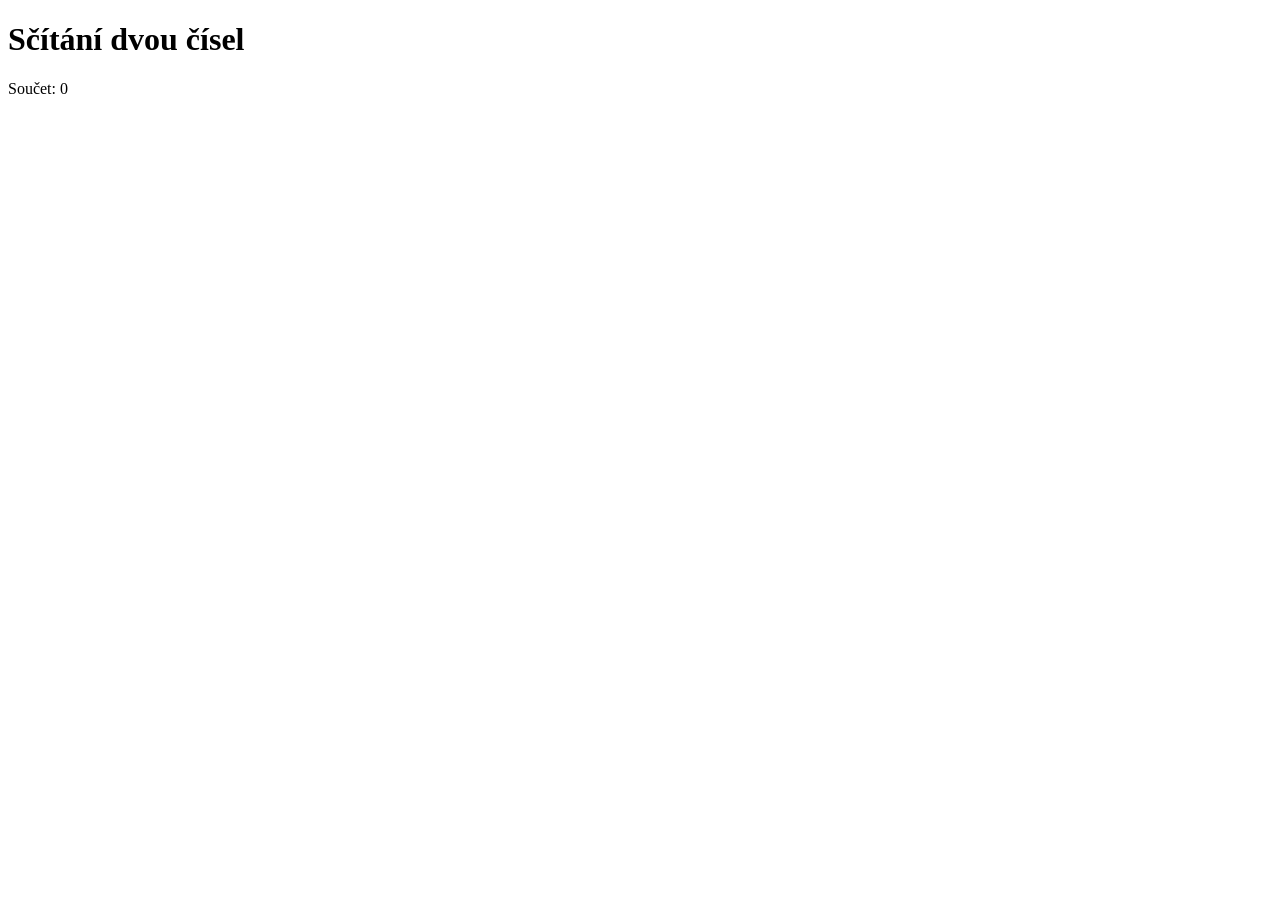
<file: 2. javascript/ukazka_vstup_vystup.html>
<!DOCTYPE html>
<html lang="cs">
<head>
    <meta charset="UTF-8">
    <meta name="viewport" content="width=device-width, initial-scale=1.0">
    <title> Ukázka: Vstup a výstup</title>
</head>
<body>
    <h1>Sčítání dvou čísel</h1>
    <p id="vysledek"></p>

    <script>
        // <script> se nejčastěji dává na konec <body>
        // prompt() vrací text, proto ho převedeme na číslo.
        let a = Number(prompt("Zadej první číslo:"));
        let b = Number(prompt("Zadej druhé číslo:"));

        let soucet = a + b;

        // textContent vypíše text do existujícího HTML prvku.
        document.getElementById("vysledek").innerHTML =
            "Součet: " + soucet;
    </script>
</body>
</html>
</file>
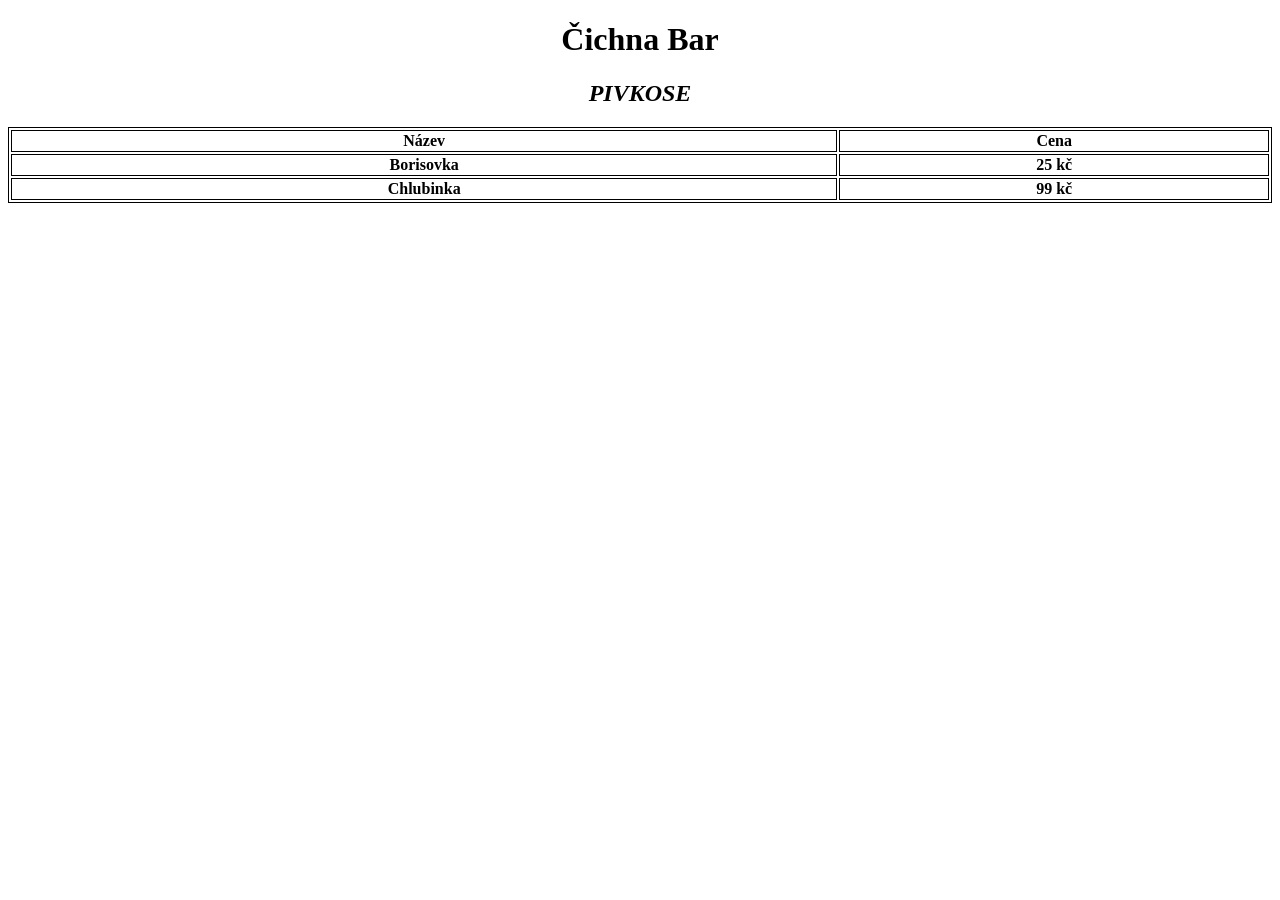
<file: 1. staticky_web/moje_projekty/cichbar.html>
<!DOCTYPE html>
<html lang="cs">
<head>
  <link rel="stylesheet" href="styles.css">
  <title>CichBar</title>
</head>
  <body>
    <h1><strong>Čichna Bar</strong></h1>
    <div>
      <h2><em>PIVKOSE</em></h2>
      <table style="width:100%">
        <tr>
          <th>Název</th>
          <th>Cena</th>
        </tr>
        <tr>
            <th>Borisovka</th>
            <th>25 kč</th>
        </tr>
        <tr>
          <th>Chlubinka</th>
          <th>99 kč</th>
      </tr>
      </table>
      <br><br><br>
    </div>
  </body>

</html>
</file>
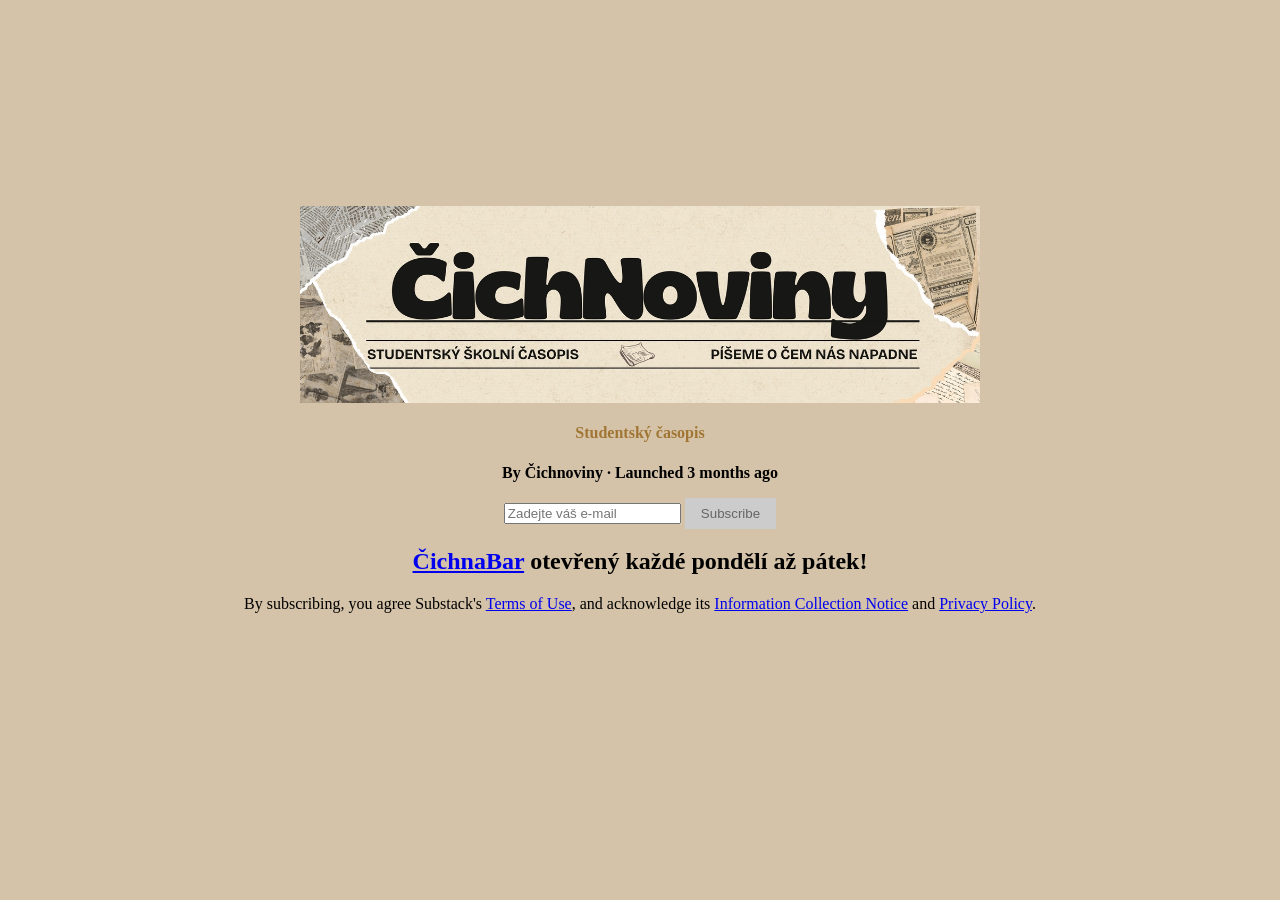
<file: 1. staticky_web/moje_projekty/cichna.html>
<!DOCTYPE html>
<html lang="cz">
<head>
<style>
body {background-color: rgb(212, 195, 168);}
h4 {text-align: center;}
p {text-align: center;}
div {text-align: center;}
img{
  display: block;
  margin: auto;
}
button:disabled {
            background-color: #cccccc;
            color: #666666;
            cursor: not-allowed;
        }
button  {
            background-color: #007bff;
            color: white;
            padding: 8px 16px;
            border: none;
            cursor: pointer;
        }
</style>
  <title>ČichNoviny</title>
</head>
  <body>
    <br><br><br><br><br><br><br><br><br><br><br>
    <img src="cichnoviny.webp" alt="CichNovinyLogo" width="680px" height="197px">
    <div>
      <h4 style="color:rgb(161, 118, 52);">Studentský časopis</h4>
      <p><b>By Čichnoviny · Launched 3 months ago</b></p>
      <input type="text" id="emailInput" placeholder="Zadejte váš e-mail">
      <button id="subscribeBtn" disabled>Subscribe</button>
      <h2><a href="index.html">ČichnaBar</a> otevřený každé pondělí až pátek!</h2>
      <p>By subscribing, you agree Substack's <a href="https://substack.com/tos">Terms of Use</a>, 
        and acknowledge its <a href="https://substack.com/ccpa#personal-data-collected">Information Collection Notice</a> 
        and <a href="https://substack.com/privacy">Privacy Policy</a>.</p>
    </div>
    <script>
        const emailInput = document.getElementById('emailInput');
        const subscribeBtn = document.getElementById('subscribeBtn');

        
        emailInput.addEventListener('input', () => {
            if (emailInput.value.trim() !== "") {
                subscribeBtn.disabled = false; 
            } else {
                subscribeBtn.disabled = true;
            }
        });
    </script>
  </body>

</html>
</file>
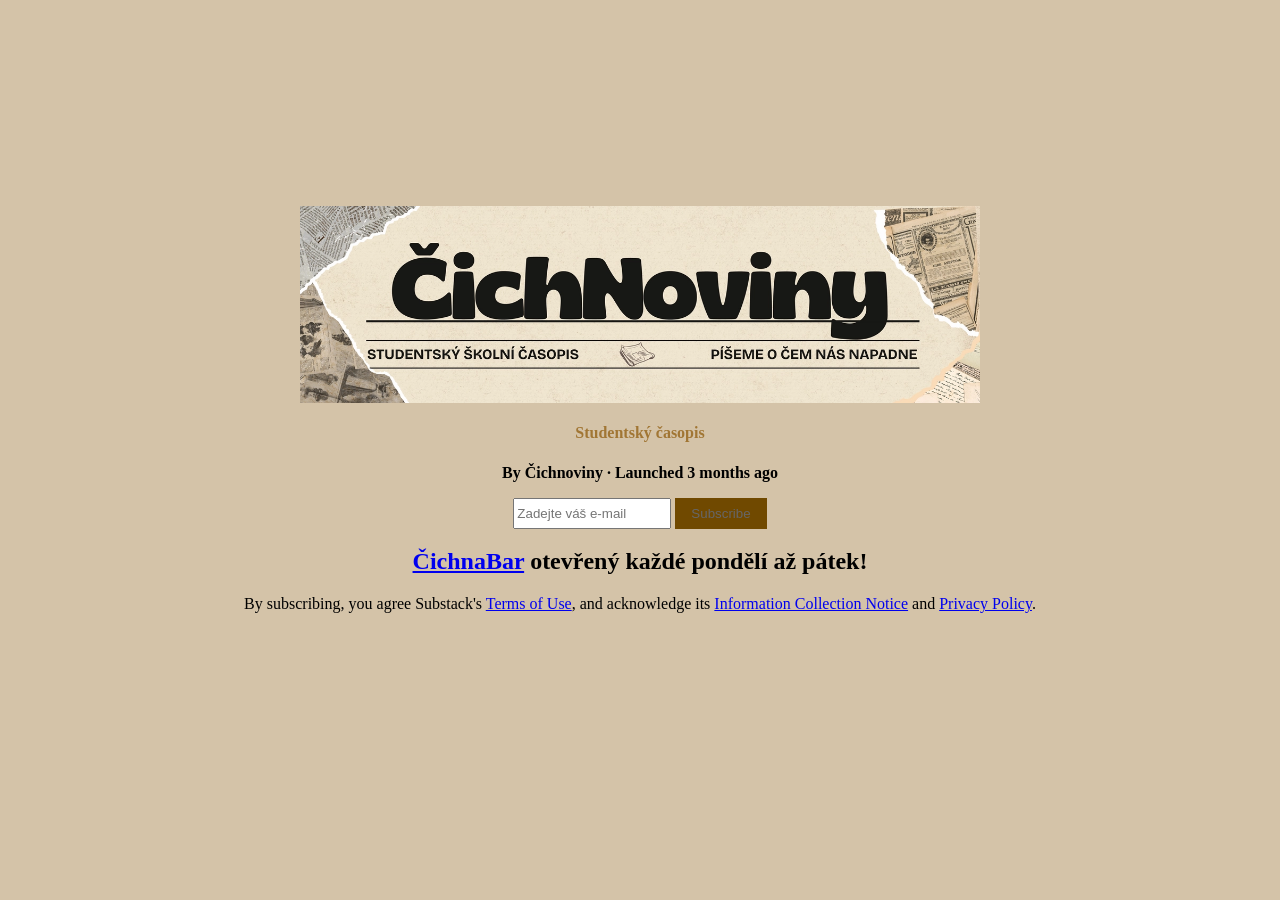
<file: 1. staticky_web/moje_projekty/cichnoviny.html>
<!DOCTYPE html>
<html lang="cs">
<head>
<style>
body {
  background-color: rgb(212, 195, 168);
  text-align: center;
}
img  {
  display: block;
  margin: auto;
}
input  {
  width: 150px;
  height: 25px;
}
button:disabled {
            background-color: #704900;
            color: #666666;
            cursor: not-allowed;
        }
button  {
            background-color: #bb7000;
            color: white;
            padding: 8px 16px;
            border: none;
            cursor: pointer;
}
</style>
  <title>ČichNoviny</title>
</head>
  <body>
    <br><br><br><br><br><br><br><br><br><br><br>
    <img src="img/cichnoviny.webp" alt="CichNovinyLogo" width="680px" height="197px">
    <div>
      <h4 style="color:rgb(161, 118, 52);">Studentský časopis</h4>
      <p><b>By Čichnoviny · Launched 3 months ago</b></p>
      <div>
        <input type="text" id="emailInput" placeholder="Zadejte váš e-mail">
        <button id="subscribeBtn" disabled>Subscribe</button>
      </div>
      <h2><a href="index.html">ČichnaBar</a> otevřený každé pondělí až pátek!</h2>
      <p>By subscribing, you agree Substack's <a href="https://substack.com/tos">Terms of Use</a>, 
        and acknowledge its <a href="https://substack.com/ccpa#personal-data-collected">Information Collection Notice</a> 
        and <a href="https://substack.com/privacy">Privacy Policy</a>.</p>
    </div>
    <script>
        const emailInput = document.getElementById('emailInput');
        const subscribeBtn = document.getElementById('subscribeBtn');

        
        emailInput.addEventListener('input', () => {
            if (emailInput.value.trim() !== "") {
                subscribeBtn.disabled = false; 
            } else {
                subscribeBtn.disabled = true;
            }
        });
    </script>
  </body>

</html>
</file>
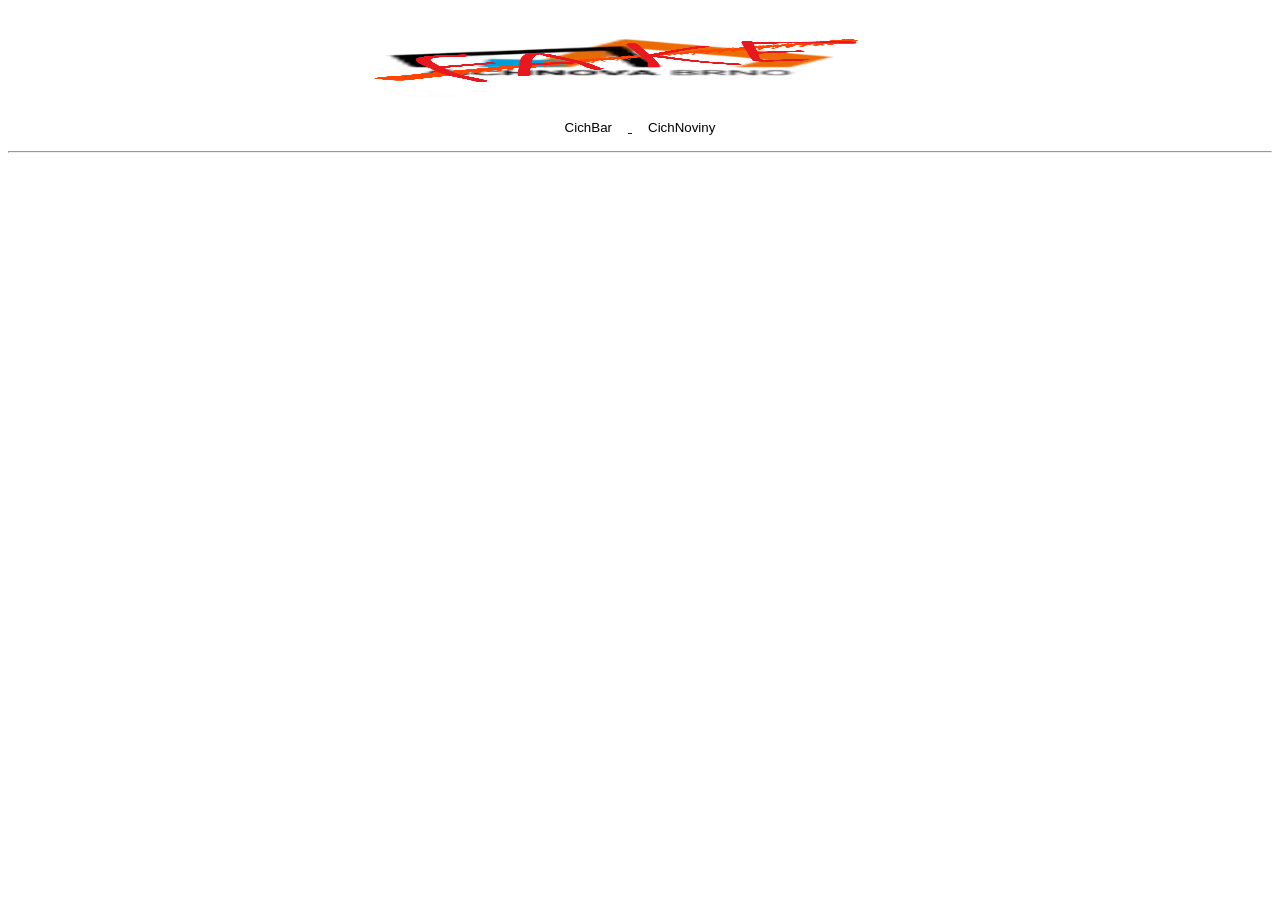
<file: 1. staticky_web/moje_projekty/main.html>
<!DOCTYPE html>
<html lang="cs">
<head>
    <meta charset="UTF-8">
    <meta name="viewport" content="width=device-width, initial-scale=1.0">
    <title>FakeCichna</title>
    <link rel="stylesheet" href="styles.css"> 
</head>
<body>
    <div id="Header">
        <img src="img/logo.png" alt="FakeCichnaLogo" width="1200px" height="100px">
    </div>
    <div>
        <a href="cichbar.html" target="_blank">
            <button id="CichBar">CichBar</button>
        </a>
        <a href="cichnoviny.html" target="_blank">
            <button id="CichNoviny">CichNoviny</button>
        </a>
    </div>
    <div>
         
    </div>
    <hr>
</body>
</html>
</file>
<file: 1. staticky_web/1.2 vyuziti_css/styles.css>
/* -------------------------------------------------
   ZÁKLAD STRÁNKY
   ------------------------------------------------- */

* {
    box-sizing: border-box;
}

body {
    margin: 0;
    font-family: Arial, sans-serif;
    color: #222;
    background-color: #f4f6f8;
    line-height: 1.6;
}

.site-header {
    background-color: rgb(20, 160, 175);
    color: white;
    text-align: center;
    padding: 32px 20px;
}

.site-header h1 {
    margin: 0;
}

.navigation {
    display: flex;
    justify-content: center;
    gap: 24px;

    background-color: #1d2935;
    padding: 12px;
}

.navigation a {
    color: white;
    text-decoration: none;
}

.navigation a:hover {
    text-decoration: underline;
}


/* -------------------------------------------------
   ROZLOŽENÍ
   ------------------------------------------------- */

.page-layout {
    display: flex;
    gap: 24px;

    width: 90%;
    max-width: 1100px;
    margin: 30px auto;
}

main {
    flex: 1;
}

.sidebar {
    width: 250px;
    background-color: white;
    border: 1px solid #d7dde3;
    padding: 20px;
}


/* -------------------------------------------------
   SEKCE
   ------------------------------------------------- */

.section {
    background-color: white;
    padding: 24px;
    margin-bottom: 20px;
    border: 1px solid #d7dde3;
}

.alternate {
    background-color: #eef8f8;
}


/* -------------------------------------------------
   TEXT
   ------------------------------------------------- */

.large-text {
    font-size: 24px;
}

.different-font {
    font-family: Georgia, serif;
}

.centered-text {
    text-align: center;
}

.muted-text {
    color: gray;
}


/* -------------------------------------------------
   BARVY
   ------------------------------------------------- */

.color-row {
    display: flex;
    gap: 12px;
    flex-wrap: wrap;
}

.color-box {
    width: 120px;
    padding: 20px 10px;
    color: white;
    text-align: center;
    border-radius: 6px;
}

.color-name {
    background-color: blue;
}

.color-rgb {
    background-color: rgb(151, 70, 70);
}

.color-hex {
    background-color: #2f8f4e;
}


/* -------------------------------------------------
   BOXOVÝ MODEL
   ------------------------------------------------- */

.box-example {
    width: 250px;

    margin: 30px;
    border: 8px solid #293b5f;
    padding: 24px;

    background-color: #7fd1d6;
}

.box-content {
    background-color: #ffd27f;
    padding: 20px;
    text-align: center;
}


/* -------------------------------------------------
   FLEXBOX A TŘÍDY
   ------------------------------------------------- */

.cards {
    display: flex;
    justify-content: space-between;
    gap: 16px;
}

.card {
    flex: 1;
    min-width: 150px;

    background-color: white;
    border: 1px solid #c7ced6;
    padding: 16px;
    border-radius: 8px;
}

.featured-card {
    border: 3px solid #14a0af;
}


/* -------------------------------------------------
   DÉLKY A HOVER
   ------------------------------------------------- */

.fixed-width,
.relative-width {
    background-color: #e2e8ef;
    margin: 10px 0;
    padding: 10px;
}

.fixed-width {
    width: 250px;
}

.relative-width {
    width: 70%;
}

.demo-button {
    margin-top: 18px;
    padding: 10px 18px;
    border: 0;
    border-radius: 6px;

    background-color: #1d2935;
    color: white;
    cursor: pointer;

    transition: transform 0.2s;
}

.demo-button:hover {
    transform: scale(1.08);
}


/* -------------------------------------------------
   ID – UNIKÁTNÍ PRVEK
   ------------------------------------------------- */

#unique-note {
    margin-top: 24px;
    padding: 12px;
    border: 3px solid black;
    background-color: #fff3c4;
}


/* -------------------------------------------------
   FOOTER
   ------------------------------------------------- */

.site-footer {
    background-color: #1d2935;
    color: white;
    text-align: center;
    padding: 16px;
}


/* -------------------------------------------------
   JEDNODUCHÁ RESPONSIVITA
   ------------------------------------------------- */

@media (max-width: 750px) {
    .page-layout {
        flex-direction: column;
    }

    .sidebar {
        width: auto;
    }

    .cards {
        flex-direction: column;
    }

    .navigation {
        flex-wrap: wrap;
    }
}
</file>
<file: 1. staticky_web/1.3 css_z_hodin/styles.css>
body {
    font-family: fantasy, 'Arial', 'Courier New', Courier, monospace;
    background-color: rgb(217, 142, 49);
    max-width: 800px;
    color: green;
    margin: 10px auto;
}

div {
    padding: 25px;
    background-color: bisque;
    border: 1px gray solid;
    border-radius: 15px;
}

p {
    text-align: justify;
    color: darkslategray;
    font-size: 14px;
}

h1 {
    color: darkred;
    text-align: center;
}

img {
    float: right;
    margin: 15px;
    border: green 2px solid;
}
</file>
<file: 1. staticky_web/1.4 zamecnictvi_z_hodin/styles.css>
body {
    max-width: 750px;
    margin: auto;
}

p {
    padding: 30px 25px;
    text-align: justify;
}

img {
    border-radius: 15px;
    width: 100px;
    transition: 1s;
}

.cerny {
    background-color: black;
    color:white;
    border-radius: 15px;
    min-height: 160px;
}

.vpravo {
    float: right;
    margin: 12px;
}

.bily {
    background-color: white;
    color:black;
    border-radius: 15px;
    min-height: 160px;
}

.vlevo {
    float: left;
    margin: 12px;
}

#nazev {
    text-align: center;
    color: darkred;
    font-family: 'Franklin Gothic Medium', 'Arial Narrow', Arial, sans-serif;
}

#footer-text {
    font-size: 10px;
    color: grey;
    padding: 3px;
}

#nav a {
    background-color: rgb(210, 161, 161);
    padding: 6px;
    border-radius: 2px;
    text-decoration: none;
    border: 2px blue solid;
    transition: 0.5s;
    color:black;
}

#nav a:hover {
    background-color: rgb(161, 210, 204);
}

img:hover {
    width: 105px;
    transition: 1s;
}

#nav {
    border: 2px solid black;
    padding: 10px;
    justify-content: space-around;
    display: flex;
    background-color: rgb(220, 207, 207);
    position: sticky;
    top: 0;
}
</file>
<file: 1. staticky_web/moje_projekty/learning/styles.css>
body {
    max-width: 1800px;
    margin:auto;
    background-color: beige;
}

h1 {
    text-align: center;
    position: sticky;
    top: 20px;
}
p {
    text-align: justify;
    padding-left: 15px 30px;
}

.cerna {
    color:aliceblue;
    background-color: black;
    padding-top: 5px;
    padding-bottom: 5px;
    padding-left: 5px;
    border-radius: 10px;

}

img {
    padding-left: 20px;
}

.vpravo {
    float: right;
}

.vlevo {
    float: left;
}

#nav {
    border-radius: 30px;
    background-color:black;
    height: 50px;
}

@keyframes flash {
    0%, 49% { background-color: red; }
    50%, 100% { background-color: blue; }
  }
  
  body {
    animation: flash 1s infinite;
  }   

#gifs {
    display: flex;
    justify-content: space-around;
}

.tenor-gif-embed {
    filter: blur(30px); 
    transition: filter 0.3s ease-in-out; 
  }
  
.tenor-gif-embed:hover {
    filter: blur(0px);
}
</file>
<file: 1. staticky_web/moje_projekty/portfolio/styles.css>
/* Web Design */

html {
  scroll-behavior: smooth;
}

body {
  font-family: 'Inter Display', sans-serif;
  background-color: rgb(5, 5, 5);
  margin: 0%;
  height: 100%;
  animation-name: opacity;
  animation-duration: 3s;
}

.content {
  max-width: 1170px;
  margin: auto;
}

.content-2 {
  max-width: 1450px;
  margin: auto;
}

/* Sections */

#about-me {
  background-color: rgb(5, 5, 5);
}

#assets {
  background-color: rgb(18, 18, 18);
}

#contact {
  background-color: rgb(5, 5, 5);
  padding-bottom: 50px;
}

.chapter-1 {
  font-family: monospace;
  color:white;
  font-size: 22px;
  text-align: center;
  margin-block-start: 0em;
  margin-block-end: 0em;
  padding-top: 50px;
  padding-bottom: 25px;
}

.chapter-1-content1 {
  text-align: center;
  font-size: 56px;
  margin-block-start: 0em;
  margin-block-end: 0em;
  padding-bottom: 25px;
}

.chapter-1-content2 {
  text-align: center;
  font-size: 22px;
  margin-block-start: 0em;
  margin-block-end: 0em;
  margin: auto;
  max-width: 650px;
  padding-bottom: 110px;
}

.chapter-1-content3 {
  margin-block-start: 0em;
  margin-block-end: 0em;
  padding-bottom: 50px;
  overflow: auto;
  width: 100%;
}

.chapter-1-content3-2 {
  margin-block-start: 0em;
  margin-block-end: 0em;
  padding-bottom: 50px;
  overflow: auto;
  width: 100%;
}

.grid {
  margin-block-start: 0em;
  margin-block-end: 0em;
  display: grid;
  grid-template-columns: repeat(3, 1fr);
  gap: 50px; 
}

.chapter-1-content4 {
  margin-block-start: 0em;
  margin-block-end: 0em;
  padding-bottom: 50px;
  overflow: auto;
  width: 100%;
}

.chapter-2 {
  font-family: monospace;
  color:white;
  font-size: 22px;
  text-align: center;
  margin-block-start: 0em;
  margin-block-end: 0em;
  padding-top: 50px;
  padding-bottom: 25px;
}

.chapter-2-content1 {
  text-align: center;
  font-size: 56px;
  margin-block-start: 0em;
  margin-block-end: 0em;
  padding-bottom: 25px;
}

.chapter-2-content2 {
  text-align: center;
  font-size: 22px;
  margin-block-start: 0em;
  margin-block-end: 0em;
  max-width: 1920px;
  padding-bottom: 110px;
}

.chapter-2-content3 {
  margin-block-start: 0em;
  margin-block-end: 0em;
  padding-bottom: 50px;
  overflow: auto;
  width: 100%;
}

.chapter-2-content4 {
  margin-block-start: 0em;
  margin-block-end: 0em;
  padding-bottom: 50px;
  overflow: auto;
  width: 100%;
}

/* Text Design */

.title-white-big {
  color:rgb(255, 255, 255);
  font-size: 56px;
  margin-block-start: 0em;
  margin-block-end: 0em;
  height: 50px;
}

.title-gray-big {
  color:rgba(186, 194, 209, 0.76);
  font-size: 56px;
  margin-block-start: 0.5em;
  margin-block-end: 0em;
}

.title-gray-big span {
  display: inline-block;
  background-image: linear-gradient(to right, #ff7e5f, #feb47b);
  -webkit-background-clip: text;
  background-clip: text;
  -webkit-text-fill-color: transparent;
  animation: wave 2s ease-in-out infinite;
}

.title-white {
  color:rgb(255, 255, 255);
  font-size: 48px;
  margin-block-start: 0em;
  margin-block-end: 0em;
}

.title-gray {
  color:rgba(186, 194, 209, 0.76);
  font-size: 48px;
  margin-block-start: 0em;
  margin-block-end: 0em;
}

.white-big {
  color:rgb(255, 255, 255);
  font-size: 22px;
  text-align: center;
  margin-block-start: 0em;
  margin-block-end: 0em;
}

.white {
  color:rgb(255, 255, 255);
  font-size: 18px;
  text-align: center;
  margin-block-start: 0em;
  margin-block-end: 0em;
}

.gray-big {
  color:rgba(186, 194, 209, 0.76);
  font-size: 22px;
  margin-block-start: 0em;
  margin-block-end: 0em;
}

.gray {
  color:rgba(186, 194, 209, 0.76);
  font-size: 18px;
  margin-block-start: 0em;
  margin-block-end: 0em;
}

.gray-small {
  color:rgba(186, 194, 209, 0.76);
  font-size: 14px;
  margin-block-start: 0em;
  margin-block-end: 0em;
  letter-spacing: 0.2em;
}

.black {
  color:rgb(0, 0, 0);
  font-size: 18px;
  margin-block-start: 0em;
  margin-block-end: 0em;
  letter-spacing: 0em;
}

/* Custom Margins, Padding, ... */

.bpadding-25 {
  padding-bottom: 25px;
}

.tpadding-75 {
  padding-top: 75px;
}

.tpadding-100 {
  padding-top: 100px;
}
.lpadding-25 {
  padding-left: 25px;
}

.w450 {
  max-width: 450px;
}

.m41 {
  margin-top: 41px;
  margin-bottom: 41px;
}

.left {
  float: left;
  max-width: 568px;
  text-align: justify;
}

.right {
  float: right;
  max-width: 568px;
  text-align: justify;
}

/* Nav Bar */

.navbar {
  display: flex;
  justify-content: center;
  padding: 10px 10px;
  margin: auto;
  gap: 16px;
  position: sticky;
  top: 20px;
  z-index: 1;
}

.nav-left {
  position: relative;
  display: flex;
  align-items: center;
  justify-content: center;
  background-color: rgba(0, 0, 0, 0.4);
  backdrop-filter: blur(40px);
  border-radius: 9999px;
  width: 100%;
  max-width: 56px;
  height: 56px;
}

.nav-right {
  position: relative;
  display: flex;
  align-items: center;
  background-color: rgba(0, 0, 0, 0.4);
  backdrop-filter: blur(40px);
  justify-content: space-between;
  border-radius: 9999px;
  width: 100%;
  max-width: 450px;
  height: 56px;
}

.nav-links {
  position: relative;
  z-index: 1;
  display: flex;
  list-style: none;
  gap: 36px;
}

.nav-links a {
  color: #ffffff;
  text-decoration: none;
  font-size: 18px;
  font-weight: 600;
  transition: opacity 0.2s ease;
}

.nav-links a:hover {
  opacity: 0.75;
  text-shadow: 0px 0px 15px rgba(255, 255, 255, 0.7);
}

.nav-circle-button:hover {
      background: radial-gradient(
        ellipse at center,
        rgba(255, 255, 255, 0.4) 45%,
        transparent 70%
      );  
}

.nav-button {
  position: relative;
  z-index: 1;
  display: inline-flex;
  align-items: center;
  justify-content: center;
  align-self: stretch;
  background-color: #ffffff;
  color: #000000;
  font-size: 16px;
  font-weight: 600;
  text-decoration: none;
  padding: 0px 32px;
  border-radius: 9999px;
  margin: 3px;
}

.nav-button:hover {
  background-color: #f0f0f0;
  box-shadow: 0px 5px 15px 0px rgba(255, 255, 255, 0.20);
}

.button {
  position: relative;
  z-index: 1;
  display: inline-flex;
  align-items: center;
  justify-content: center;
  align-self: stretch;
  background-color: #ffffff;
  color: #000000;
  font-size: 16px;
  font-weight: 600;
  text-decoration: none;
  height: 48px;
  width: 220px;
  border-radius: 15px;
}

.button:hover {
  background-color: #f0f0f0;
  box-shadow: 0px 10px 15px 0px rgba(255, 255, 255, 0.20);
}

.line-content {
  width: 1920px;
  overflow: hidden;
  position: relative;
  display: flex;
}

.line-track {
  display: flex;
  gap: 30px;
  width: max-content;
  animation: scrollLeft 35s linear infinite;
}

@keyframes scrollLeft {
  0% {
    transform: translateX(0);
  }
  100% {
    transform: translateX(-50%);
  }
}

@keyframes opacity {
  from {opacity: 0%}
  to {opacity: 100%}
}

.box-450-410 {
  position: relative;
  display: flex;
  flex-direction: column;   
  align-items: center;
  background-color: rgb(12, 12, 12);
  border-radius: 20px;
  width: 450px; 
  min-width: 450px;         
  height: 410px;
  flex-shrink: 0;
  overflow: hidden;
  padding: 20px;            
  box-sizing: border-box;   
}

.img-box {
  border-radius: 10px;
  overflow: hidden;
  width: 100%;              
  height: 290px;
  display: flex;
  align-items: center;
  justify-content: center;
}

.img-box img {
  display: block;
  width: 100%;
  height: 100%;
  image-rendering: auto;
  object-fit: contain;
  transition: transform 0.3s ease-in-out;
}

.img-box:hover img {
  transform: scale(1.15);
}

.card-info {
  width: 100%;
  display: flex;
  justify-content: space-between;
  align-items: center;
  padding: 15px 5px 0 5px;
  box-sizing: border-box;
}

.card-name {
  color: #ffffff;
  font-size: 18px;
  font-weight: 600;
}

.card-type {
  color: rgba(186, 194, 209, 0.76);
  font-size: 14px;
}

.game-stats-box {
  background-color: rgb(12, 12, 12);
  border-radius: 16px;
  width: 100%;
  max-width: 450px;
  overflow: hidden;
  align-items: center;
  border: 1px solid rgba(255, 255, 255, 0.05);
}

.stat-row {
  display: flex;
  justify-content: space-between;
  align-items: center;
  padding: 14px 20px;
  border-bottom: 1px solid rgba(255, 255, 255, 0.07);
}

.stat-row:last-child {
  border-bottom: none;
}

.stat-label {
  font-family: monospace;
  color: rgba(186, 194, 209, 0.76);
  font-size: 14px;
  letter-spacing: 0.1em;
}

.stat-value {
  color: #ffffff;
  font-size: 16px;
  font-weight: 600;
}

#faq {
  background-color: rgb(18, 18, 18);
  padding: 80px 0;
}

.faq-container {
  max-width: 800px;
  margin: 0 auto;
}

.faq-list {
  display: flex;
  flex-direction: column;
}

.faq-item {
  border-bottom: 1px solid rgba(255, 255, 255, 0.15);
  padding: 24px 0;
  transition: background-color 0.2s ease;
}

.faq-question {
  display: flex;
  justify-content: space-between;
  align-items: center;
  font-size: 20px;
  font-weight: 600;
  color: #ffffff;
  cursor: pointer;
  list-style: none; 
  user-select: none;
}

.faq-question::-webkit-details-marker {
  display: none; 
}

.faq-icon {
  position: relative;
  width: 16px;
  height: 16px;
  display: flex;
  align-items: center;
  justify-content: center;
}

.faq-icon::before,
.faq-icon::after {
  content: '';
  position: absolute;
  background-color: #ffffff;
  transition: transform 0.3s ease;
}

.faq-icon::before {
  width: 16px;
  height: 2px;
}

.faq-icon::after {
  width: 2px;
  height: 16px;
}

.faq-item[open] .faq-icon::after {
  transform: rotate(90deg);
  opacity: 0;
}

.faq-item[open] .faq-icon::before {
  transform: rotate(45deg);
}

.faq-item[open] .faq-icon {
  transform: rotate(45deg);
}

.faq-answer {
  padding-top: 16px;
  max-width: 720px;
}

.faq-answer p {
  color: rgba(186, 194, 209, 0.76);
  font-size: 16px;
  line-height: 1.6;
  margin: 0;
}

/* Wawy Text Design */

.title-gray-big span:nth-child(1) {
    animation-delay: 0s;
}

.title-gray-big span:nth-child(2) {
    animation-delay: 0.2s;
}

.title-gray-big span:nth-child(3) {
    animation-delay: 0.4s;
}

.title-gray-big span:nth-child(4) {
    animation-delay: 0.6s;
}

.title-gray-big span:nth-child(5) {
    animation-delay: 0.8s;
}

.title-gray-big span:nth-child(6) {
    animation-delay: 1s;
}

.title-gray-big span:nth-child(7) {
    animation-delay: 1.2s;
}

.title-gray-big span:nth-child(8) {
    animation-delay: 1.4s;
}

.title-gray-big span:nth-child(9) {
    animation-delay: 1.6s;
}

.title-gray-big span:nth-child(10) {
    animation-delay: 1.8s;
}

.title-gray-big span:nth-child(11) {
    animation-delay: 2s;
}

.title-gray-big span:nth-child(12) {
    animation-delay: 2.2s;
}

.title-gray-big span:nth-child(13) {
    animation-delay: 2.4s;
}

.title-gray-big span:nth-child(14) {
    animation-delay: 2.6s;
}

@keyframes wave {
    0%, 100% {
        transform: translateY(0);
    }
    50% {
        transform: translateY(-20px);
    }
}
</file>
<file: 1. staticky_web/moje_projekty/styles.css>
body {
    background-color: rgb(255, 255, 255);
    text-align: center;
}
table, th, td {
    border:1px solid black;
  }
button  {
    background-color: #ffffff;
    color: rgb(0, 0, 0);
    padding: 8px 16px;
    border: none;
    cursor: pointer;
    border-radius: 20px;
}
button:hover {
    background-color: rgb(130, 255, 249);
    font-size: 25px;
}
</file>
